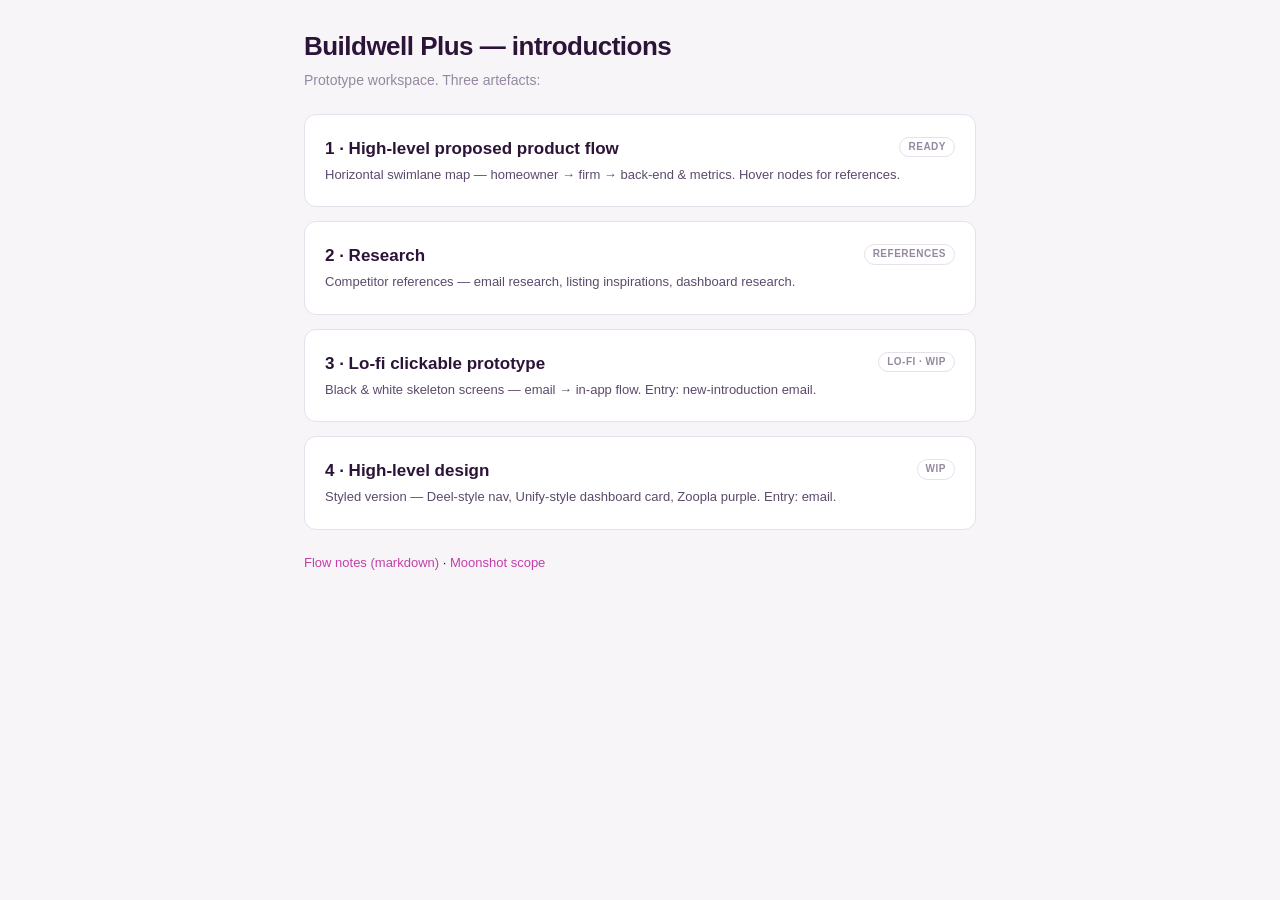
<file: index.html>
<!doctype html>
<html lang="en">
<head>
<meta charset="utf-8">
<meta name="viewport" content="width=device-width, initial-scale=1">
<title>Buildwell Plus — prototype</title>
<link rel="stylesheet" href="design-system/buildwell.css">
<style>
  .opt{display:block;background:#fff;border:1px solid var(--bw-line);border-radius:12px;
    padding:22px 20px;color:var(--bw-ink);margin-bottom:14px}
  .opt:hover{text-decoration:none;border-color:var(--bw-primary);box-shadow:var(--bw-shadow)}
  .opt h2{margin:0 0 4px;font-size:17px}
  .opt p{margin:0;font-size:13px;color:var(--bw-ink-soft)}
  .tag{font-size:10px;font-weight:700;letter-spacing:.05em;text-transform:uppercase;
    color:var(--bw-mute);border:1px solid var(--bw-line);border-radius:999px;padding:2px 8px;float:right}
</style>
</head>
<body>
<div class="bw-page" style="max-width:720px">
  <h1 class="bw-h1">Buildwell Plus — introductions</h1>
  <p class="bw-sub">Prototype workspace. Three artefacts:</p>

  <a class="opt" href="deck-flow/index.html">
    <span class="tag">ready</span>
    <h2>1 · High-level proposed product flow</h2>
    <p>Horizontal swimlane map — homeowner → firm → back-end &amp; metrics. Hover nodes for references.</p>
  </a>

  <a class="opt" href="research/index.html">
    <span class="tag">references</span>
    <h2>2 · Research</h2>
    <p>Competitor references — email research, listing inspirations, dashboard research.</p>
  </a>

  <a class="opt" href="mvp/email-mobile.html">
    <span class="tag">lo-fi · wip</span>
    <h2>3 · Lo-fi clickable prototype</h2>
    <p>Black &amp; white skeleton screens — email → in-app flow. Entry: new-introduction email.</p>
  </a>

  <a class="opt" href="hifi/email.html">
    <span class="tag">wip</span>
    <h2>4 · High-level design</h2>
    <p>Styled version — Deel-style nav, Unify-style dashboard card, Zoopla purple. Entry: email.</p>
  </a>

  <p style="margin-top:24px;font-size:13px"><a href="FLOW-NOTES.md">Flow notes (markdown)</a> &middot; <a href="moonshot/README.md">Moonshot scope</a></p>
</div>
</body>
</html>
</file>
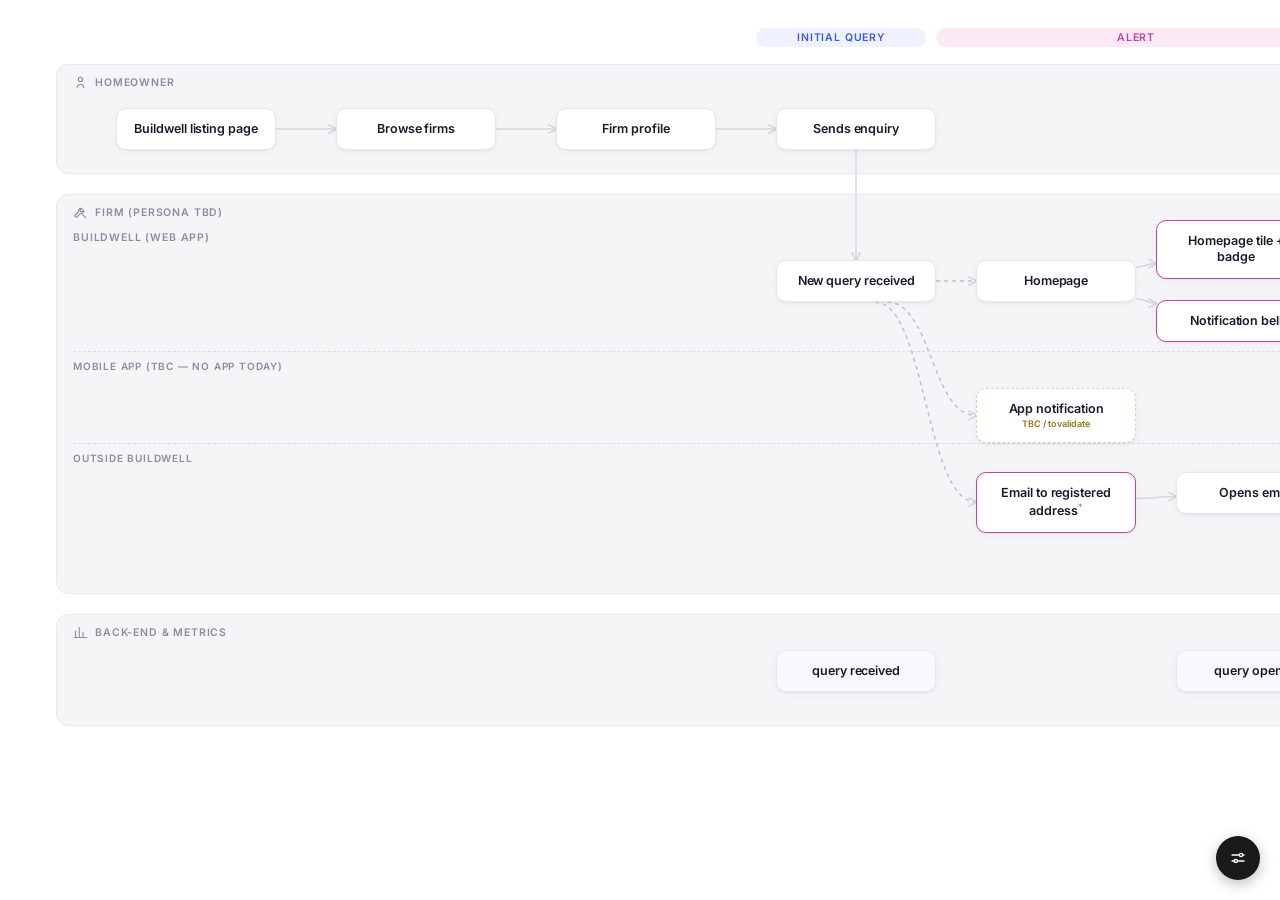
<file: deck-flow/index.html>
<!doctype html>
<html lang="en">
<head>
<meta charset="utf-8">
<meta name="viewport" content="width=device-width, initial-scale=1">
<title>Flow | Buildwell Plus prototype</title>
<link rel="stylesheet" href="../design-system/lofi.css">
<link rel="preconnect" href="https://fonts.googleapis.com">
<link href="https://fonts.googleapis.com/css2?family=Inter:wght@400;500;600;700&display=swap" rel="stylesheet">
<style>
  :root{
    --ink:#1a1a2e; --soft:#55516b; --mute:#8f8aa0;
    --line:#e9e7ee; --card:#fff;
    --pink:#fbe9f6; --magenta:#c43fa8;
    --blue:#3b5bdb; --blue-soft:#eef2ff;
    --violet:#7048e8; --violet-soft:#f3f0ff;
    --amber:#96741a;
    --edge:#d9d5e0; --edge-dash:#c3bcd0;
    --lane:#f5f5f7;
    --new:#c43fa8;
  }
  *{box-sizing:border-box;margin:0}
  body{font-family:"Inter",-apple-system,BlinkMacSystemFont,"Segoe UI",Roboto,sans-serif;
    color:var(--ink);background:#fff;font-size:14px;-webkit-font-smoothing:antialiased}

  .canvas-wrap{overflow-x:auto;padding:20px 56px 130px}
  .canvas{position:relative;width:2080px;height:700px;margin:0 auto}

  /* top journey labels — span all lanes, fit the boxes */
  .flowtag{position:absolute;top:8px;font-size:10.5px;font-weight:600;text-transform:uppercase;
    letter-spacing:.08em;padding:3px 12px;border-radius:999px;z-index:3;text-align:center}

  /* dashed hypothesis group: change status + calls customer */
  .hypo-group{position:absolute;left:1470px;top:212px;width:215px;height:305px;
    border:1.5px dashed #c9c3d4;border-radius:14px;pointer-events:none;z-index:1}
  .hypo-label{position:absolute;bottom:-20px;left:8px;right:0;font-size:10px;
    color:var(--mute);white-space:nowrap}
  .flowtag-q{left:700px;right:1210px;background:#eef2ff;color:var(--blue)}
  .flowtag-a{left:880px;right:800px;background:var(--pink);color:var(--magenta)}
  .flowtag-r{left:1290px;right:10px;background:#e8f5ee;color:#1e7f4f}

  /* lanes — uniform light grey */
  .lane{position:absolute;left:0;right:0;border-radius:12px;background:var(--lane);border:1px solid var(--line)}
  .lane-head{position:absolute;left:16px;display:flex;align-items:center;gap:7px;
    font-size:10.5px;font-weight:600;text-transform:uppercase;letter-spacing:.08em;color:var(--mute);z-index:3}
  .lane-head svg{width:15px;height:15px;stroke:var(--mute)}
  .lane-hw{top:44px;height:110px}
  .lane-firm{top:174px;height:400px}
  .lane-be{top:594px;height:112px}
  .sublane{position:absolute;left:16px;right:16px;border-top:1px dashed #dedae6}
  .sublane-txt{position:absolute;top:8px;left:0;font-size:10px;font-weight:600;
    text-transform:uppercase;letter-spacing:.08em;color:var(--mute);background:var(--lane);padding-right:8px}

  /* nodes */
  .node{position:absolute;width:160px;background:var(--card);border:1px solid var(--line);
    border-radius:10px;padding:12px 14px;display:flex;align-items:center;justify-content:center;
    box-shadow:0 1px 2px rgba(26,26,46,.05),0 2px 8px rgba(26,26,46,.04);
    cursor:default;transition:opacity .15s, box-shadow .15s, transform .15s, border-color .15s;z-index:2}
  .node .t{font-size:12.5px;font-weight:600;line-height:1.3;letter-spacing:-.005em;text-align:center}
  .node .snippet{position:absolute;left:calc(100% + 16px);top:50%;transform:translateY(-50%);width:210px;font-size:11px;font-weight:400;line-height:1.5;color:var(--mute);text-align:left}
  .node:hover{border-color:#c9c3d4;box-shadow:0 6px 20px rgba(26,26,46,.14);transform:translateY(-2px)}
  .node.off{background:#fbfbfc;color:var(--soft)}
  .node.tbc{border-style:dashed;border-color:#e3d3a0}
  .node.be{background:#f7f9fe}
  .node.isnew{border:1.5px solid var(--new)}
  .node.isnew:hover{border-color:var(--new)}
  .node.dim{opacity:.22}
  .node .tbc-badge{display:block;font-size:9px;color:var(--amber);font-weight:600;margin-top:1px}
  .node .ast{font-size:9px;font-weight:500;color:var(--mute);vertical-align:super}

  svg.edges{position:absolute;inset:0;pointer-events:none;z-index:1}
  svg.edges path{fill:none;stroke:var(--edge);stroke-width:1.5}
  svg.edges path.dash{stroke-dasharray:4 4;stroke:var(--edge-dash)}
  svg.edges path.dim{opacity:.12}

  /* details panel — references only, shown on hover */
  .details{position:fixed;left:0;right:0;bottom:0;background:rgba(255,255,255,.94);
    backdrop-filter:blur(8px);border-top:1px solid var(--line);
    padding:16px 26px;display:none;gap:28px;align-items:flex-start;
    box-shadow:0 -8px 30px rgba(26,26,46,.06);z-index:10}
  .details.on{display:flex}
  .details .dt{min-width:260px;max-width:320px}
  .details .dt h2{font-size:14px;font-weight:600;margin-bottom:3px}
  .details .dt p{font-size:12.5px;color:var(--soft);line-height:1.45}
  .details .shots{display:flex;gap:14px;align-items:flex-start}
  .shot{display:block;text-decoration:none;color:var(--soft)}
  .shot .phimg{width:200px;display:block;border:1px solid var(--line);border-radius:8px}
  .shot .ph{width:200px;height:112px;border:1px dashed #c9c3d4;border-radius:8px;
    background:#f6f5f8;display:flex;align-items:center;justify-content:center;
    font-size:10px;color:var(--mute);text-transform:uppercase;letter-spacing:.06em;text-align:center;padding:6px}
  .shot .lb{font-size:11.5px;font-weight:500;margin-top:5px;color:var(--soft)}
  .shot:hover .lb{color:var(--magenta);text-decoration:underline}
  .shot:hover .ph{border-color:var(--magenta)}
  .empty{font-size:12px;color:var(--mute);font-style:italic}

</style>
</head>
<body data-fab="home-only">

<div class="canvas-wrap">
<div class="canvas" id="canvas">
  <div class="flowtag flowtag-q">Initial query</div>
  <div class="flowtag flowtag-a">Alert</div>
  <div class="flowtag flowtag-r">Respond</div>

  <div class="lane lane-hw">
    <span class="lane-head" style="top:10px">
      <svg viewBox="0 0 24 24" fill="none" stroke-width="1.8" stroke-linecap="round">
        <circle cx="12" cy="7" r="3.4"/><path d="M6.5 20c.7-3.4 2.9-5.2 5.5-5.2s4.8 1.8 5.5 5.2"/>
      </svg>
      Homeowner
    </span>
  </div>
  <div class="lane lane-firm">
    <span class="lane-head" style="top:10px">
      <svg viewBox="0 0 24 24" fill="none" stroke-width="1.8" stroke-linecap="round" stroke-linejoin="round">
        <path d="M14.5 5.5a4 4 0 0 0-5.3 5L4 15.7a2 2 0 1 0 2.8 2.8l5.2-5.2a4 4 0 0 0 5-5.3l-2.6 2.6-2.4-.6-.6-2.4z"/>
        <path d="M15.5 15.5l4.7 4.7"/>
      </svg>
      Firm (persona TBD)
    </span>
    <span class="lane-head" style="top:36px">Buildwell (web app)</span>
    <div class="sublane" style="top:156px"><span class="sublane-txt">Mobile app (TBC — no app today)</span></div>
    <div class="sublane" style="top:248px"><span class="sublane-txt">Outside Buildwell</span></div>
  </div>
  <div class="lane lane-be">
    <span class="lane-head" style="top:10px">
      <svg viewBox="0 0 24 24" fill="none" stroke-width="1.8" stroke-linecap="round" stroke-linejoin="round">
        <path d="M4 20V10"/><path d="M10 20V4"/><path d="M16 20v-8"/><path d="M22 20H2"/>
      </svg>
      Back-end &amp; metrics
    </span>
  </div>

  <div class="hypo-group">
    <span class="hypo-label">Query responded — hypothesis: triage &amp; prioritise may happen here · out of scope</span>
  </div>
  <svg class="edges" id="edges" width="2080" height="700">
    <defs>
      <marker id="arrow" viewBox="0 0 10 10" refX="8" refY="5" markerWidth="7" markerHeight="7" orient="auto-start-reverse">
        <path d="M1,1 L9,5 L1,9" fill="none" stroke="#d9d5e0" stroke-width="1.6" stroke-linecap="round" stroke-linejoin="round"/>
      </marker>
      <marker id="arrow-dash" viewBox="0 0 10 10" refX="8" refY="5" markerWidth="7" markerHeight="7" orient="auto-start-reverse">
        <path d="M1,1 L9,5 L1,9" fill="none" stroke="#c3bcd0" stroke-width="1.6" stroke-linecap="round" stroke-linejoin="round"/>
      </marker>
    </defs>
  </svg>
</div>
</div>

<div class="details" id="details">
  <div class="dt"><h2 id="d-title"></h2><p id="d-desc"></p></div>
  <div class="shots" id="d-shots"></div>
</div>

<script>
var NEW_NOTE = ' New element — assumed this doesn\u2019t exist for firms yet.';
var NODES = [
  // ---- Homeowner (y 88) ----
  {id:'listing', x:60,  y:88, t:'Buildwell listing page',
   d:'Homeowner browses Buildwell and finds firms. Existing Buildwell surface — outside this project\u2019s scope, shown for context.',
   ev:[], refs:[{l:'Sketch: homeowner journey',h:'#'}]},
  {id:'browse', x:280, y:88, t:'Browse firms',
   d:'Homeowner browses and compares firms on Buildwell.', ev:[], refs:[{l:'Sketch: homeowner journey',h:'#'}]},
  {id:'profile', x:500, y:88, t:'Firm profile',
   d:'Homeowner views a firm\u2019s profile and chooses to enquire. Assumed entry point for introductions — TBC.',
   ev:[], refs:[{l:'Sketch: homeowner journey',h:'#'}]},
  {id:'enquiry', x:720, y:88, t:'Sends enquiry',
   d:'Homeowner submits an enquiry — becomes an "introduction" inside Buildwell.',
   ev:[{t:'be',s:'query_sent / introduction_received'}], refs:[{l:'Sketch: homeowner journey',h:'#'}]},

  {id:'update', x:1500, y:88, t:'Short update message',
   snippet:'To their registered email address — assuming there is one.',
   d:'A short update is sent to the homeowner when the firm changes the introduction status. Assumption to validate: the homeowner has a registered email address.',
   ev:[], refs:[]},

  // ---- Firm · Buildwell web app (y 200/280) ----
  {id:'query', x:720, y:240, t:'New query received',
   d:'Introduction lands in the firm\u2019s Buildwell Plus account. Previously: no alert, no status.',
   ev:[{t:'be',s:'introduction_received'}], refs:[{l:'Homepage entry point',h:'../mvp/home.html',img:'../assets/shots/home.png'},{l:'Email entry point',h:'../mvp/email-mobile.html',img:'../assets/shots/email.png'}]},
  {id:'homepage', x:920, y:240, t:'Homepage',
   d:'The firm\u2019s landing screen when they open Buildwell Plus — carries the Introductions tile badge and notification bell.',
   ev:[{t:'fe',s:'page_view: home · device'}], refs:[{l:'Web app — Home',h:'../mvp/home.html',img:'../assets/shots/home.png'}]},
  {id:'tile', x:1100, y:200, t:'Homepage tile + badge', isnew:true,
   d:'"Introductions this month" tile is now clickable with a "New" badge for unactioned intros.'+NEW_NOTE,
   ev:[{t:'fe',s:'tile_clicked · device'}], refs:[{l:'Web app — Home',h:'../mvp/home.html',img:'../assets/shots/home.png'}]},
  {id:'bell', x:1100, y:280, t:'Notification bell', isnew:true,
   d:'Header bell with count + dropdown listing new introductions, linking to each one.'+NEW_NOTE,
   ev:[{t:'fe',s:'bell_clicked · device'}], refs:[{l:'Web app — Home',h:'../mvp/home.html',img:'../assets/shots/home.png'}]},
  {id:'land', x:1300, y:240, t:'Lands on Introductions tab',
   d:'Email CTA deep-links straight to the Introductions list — row highlighted with name, phone, area, job, notes, status. All routes converge here.',
   ev:[{t:'be',s:'introduction_opened'}], refs:[{l:'Web app — Introductions',h:'../mvp/introductions.html?intro=rachel',img:'../assets/shots/intro-rachel.png'}]},
  {id:'status', x:1500, y:240, t:'Change status', isnew:true,
   d:'One-click status pill in the row. MVP: New / Contacted. Placeholder statuses (Visit booked, Not pursuing) marked TBC with product.'+NEW_NOTE,
   ev:[{t:'fe',s:'status_change_clicked · device'}], refs:[{l:'Web app — status dropdown',h:'../mvp/introductions.html?demo=menu',img:'../assets/shots/status-menu.png'}]},
  {id:'contacted', x:1700, y:240, t:'Contacted',
   d:'Assumption to validate: "response" = firm marks the introduction Contacted. This is how Buildwell measures response time.',
   ev:[{t:'be',s:'status_changed: contacted'}], refs:[{l:'Web app — marked Contacted',h:'../mvp/introductions.html?demo=contacted',img:'../assets/shots/contacted.png'}]},

  // ---- Firm · Mobile app (y 368) ----
  {id:'notif', x:920, y:368, t:'App notification', tbc:true,
   d:'Push/in-app notification on a mobile app. To validate — there\u2019s no app today; clarify with the panel whether this is wanted.',
   ev:[{t:'fe',s:'notification_optin (proposed)'}], refs:[{l:'Sketch — "desktop notif / mobile?"',h:'#'}]},

  // ---- Firm · Outside Buildwell (y 452) ----
  {id:'email', x:920, y:452, t:'Email to registered address<span class="ast">*</span>', isnew:true,
   d:'Teaser: enquirer name, job type, area, age, truncated notes. One CTA ("View details"). Assumption: shared inbox — whoever sees it first acts.'+NEW_NOTE,
   ev:[{t:'be',s:'email_sent'}], refs:[{l:'Email — mobile',h:'../mvp/email-mobile.html',img:'../assets/shots/email.png'},{l:'Email — desktop',h:'../mvp/email-desktop.html',img:'../assets/shots/email.png'}]},
  {id:'open', x:1120, y:452, t:'Opens email',
   d:'Firm opens the introduction email on any device.',
   ev:[{t:'be',s:'introduction_opened'},{t:'fe',s:'email_opened'}], refs:[{l:'Email — mobile',h:'../mvp/email-mobile.html',img:'../assets/shots/email.png'}]},
  {id:'cta', x:1300, y:452, t:'CTA: "View introduction"<span class="ast">*</span>', isnew:true,
   d:'Single primary action — links straight to the Introductions tab with that row highlighted (not the homepage).'+NEW_NOTE,
   ev:[{t:'fe',s:'cta_clicked · device'}], refs:[{l:'Email — mobile',h:'../mvp/email-mobile.html',img:'../assets/shots/email.png'}]},
  {id:'call', x:1500, y:452, t:'Calls the customer', off:true,
   d:'The call happens outside the platform — Buildwell never sees it. Grouped with "Change status": hypothesis is firms may triage/prioritise the call around this moment — not part of this ask.',
   ev:[], refs:[{l:'Sketch — "calls customer"',h:'#'}]},

  // ---- Back-end & metrics (y 630) ----
  {id:'m1', x:720, y:630, t:'query received', be:true, covers:['enquiry','query'],
   d:'Back-end event when the introduction is created. Column: Sends enquiry → New query received.',
   ev:[{t:'be',s:'introduction_received'}], refs:[{l:'Brief — analytics',h:'#'}]},
  {id:'m3', x:1120, y:630, t:'query opened', be:true, covers:['email','notif','homepage','tile','bell','open','cta'],
   d:'BE: introduction_opened; FE (Mixpanel): email_opened, CTA clicked, tile/bell clicked — with device where possible.',
   ev:[{t:'be',s:'introduction_opened'},{t:'fe',s:'cta_clicked · tile_clicked · bell_clicked · device'}], refs:[{l:'Brief — analytics',h:'#'}]},
  {id:'m4', x:1600, y:630, t:'query responded', be:true, covers:['status','contacted','call'],
   d:'Success metric: time from introduction_received to first status_changed → contacted.',
   ev:[{t:'be',s:'status_changed: contacted'},{t:'be',s:'time_to_first_response'},{t:'fe',s:'status_change_clicked · device'}], refs:[{l:'Brief — success metric',h:'#'}]},
];

// [from, to, dashed?, bidirectional?]
var EDGES = [
  ['listing','browse'],['browse','profile'],['profile','enquiry'],
  ['enquiry','query'],
  ['query','notif', true, false, 'left'],['query','email', true, false, 'left'],
  ['query','homepage', true],
  ['homepage','tile'],['homepage','bell'],
  ['tile','land'],['bell','land'],
  ['email','open'],['open','cta'],['cta','land'],
  ['land','status'],['status','contacted'],['status','update', true],
  ['status','call', false, true]
];

var canvas = document.getElementById('canvas');
var svg = document.getElementById('edges');
var byId = {}, bounds = {};

NODES.forEach(function(n){
  byId[n.id]=n;
  var el = document.createElement('div');
  el.className = 'node' + (n.off?' off':'') + (n.tbc?' tbc':'') + (n.be?' be':'') + (n.isnew?' isnew':'');
  el.style.left = n.x+'px'; el.style.top = n.y+'px';
  el.id = 'n-'+n.id;
  el.innerHTML = '<span class="t">'+n.t+
    (n.snippet?'<span class="snippet">'+n.snippet+'</span>':'')+
    (n.tbc?'<span class="tbc-badge">TBC / to validate</span>':'')+'</span>';
  if (n.refs.some(function(r){return r.h!=='#'})) el.style.cursor='pointer';
  canvas.appendChild(el);
});

NODES.forEach(function(n){
  var el = document.getElementById('n-'+n.id);
  bounds[n.id] = {w:el.offsetWidth, h:el.offsetHeight,
                  cx:n.x+el.offsetWidth/2, cy:n.y+el.offsetHeight/2};
});

function clipToBorder(to, from){
  var dx = from.cx - to.cx, dy = from.cy - to.cy;
  if (dx === 0 && dy === 0) return {x: to.cx, y: to.cy};
  var sx = dx === 0 ? Infinity : (to.w/2) / Math.abs(dx);
  var sy = dy === 0 ? Infinity : (to.h/2) / Math.abs(dy);
  var s = Math.min(sx, sy);
  return {x: to.cx + dx*s, y: to.cy + dy*s};
}

EDGES.forEach(function(e){
  var A = bounds[e[0]], B = bounds[e[1]];
  var a = clipToBorder(A, B), b = clipToBorder(B, A);
  if (e[4] === 'left')  b = {x: B.cx - B.w/2, y: B.cy};   // force left-edge entry
  if (e[4] === 'right') b = {x: B.cx + B.w/2, y: B.cy};
  var path = document.createElementNS('http://www.w3.org/2000/svg','path');
  var dx = b.x - a.x, dy = b.y - a.y, d;
  if (e[4] || Math.abs(dx) > Math.abs(dy)) {   // forced side -> approach horizontally so arrow points right
    var mx = (a.x + b.x)/2;
    d = 'M'+a.x+' '+a.y+' C'+mx+' '+a.y+', '+mx+' '+b.y+', '+b.x+' '+b.y;
  } else {
    var my = (a.y + b.y)/2;
    d = 'M'+a.x+' '+a.y+' C'+a.x+' '+my+', '+b.x+' '+my+', '+b.x+' '+b.y;
  }
  path.setAttribute('d', d);
  if (e[2]) path.classList.add('dash');
  var marker = e[2] ? 'arrow-dash' : 'arrow';
  path.setAttribute('marker-end','url(#'+marker+')');
  if (e[3]) path.setAttribute('marker-start','url(#'+marker+')'); // two-way
  path.dataset.edge = e[0]+'|'+e[1];
  svg.appendChild(path);
});

var panel=document.getElementById('details'),
    dT=document.getElementById('d-title'), dD=document.getElementById('d-desc'),
    dS=document.getElementById('d-shots');

function show(n){
  panel.classList.add('on');
  dT.textContent = n.t;
  dD.textContent = n.d;
  var protoRefs = n.refs.filter(function(r){ return r.h !== '#'; });
  dS.innerHTML = protoRefs.map(function(r){
    return '<a class="shot" href="'+r.h+'">'+(r.img?'<img class="phimg" src="'+r.img+'" alt="">':'<div class="ph">screen preview</div>')+'<div class="lb">'+r.l+' \u2197</div></a>';
  }).join('');
  if (!dS.innerHTML) dS.innerHTML = '<span class="empty">no linked screen — sketch reference only</span>';
}
function reset(){
  panel.classList.remove('on');
  document.querySelectorAll('.node').forEach(function(el){el.classList.remove('dim')});
  document.querySelectorAll('svg.edges path').forEach(function(p){p.classList.remove('dim')});
}
NODES.forEach(function(n){
  var el=document.getElementById('n-'+n.id);
  el.addEventListener('mouseenter',function(){
    show(n);
    var keep = {};
    if (n.covers) {
      n.covers.forEach(function(id){ keep[id]=1; });
    } else {
      EDGES.forEach(function(e){ if(e[0]===n.id||e[1]===n.id){ keep[e[0]]=keep[e[1]]=1; } });
    }
    keep[n.id]=1;
    NODES.forEach(function(m){ if(!keep[m.id]) document.getElementById('n-'+m.id).classList.add('dim'); });
    document.querySelectorAll('svg.edges path').forEach(function(p){
      var parts=p.dataset.edge.split('|');
      var lit = n.covers ? (keep[parts[0]]&&keep[parts[1]]) : (parts[0]===n.id||parts[1]===n.id);
      if(!lit) p.classList.add('dim');
    });
  });
  el.addEventListener('mouseleave', reset);
  el.addEventListener('click', function(){
    var ref = n.refs.find(function(r){ return r.h !== '#'; });
    if (ref) window.open(ref.h, '_blank');
  });
});
</script>
<script src="../design-system/buildwell.js"></script>
</body>
</html>
</file>
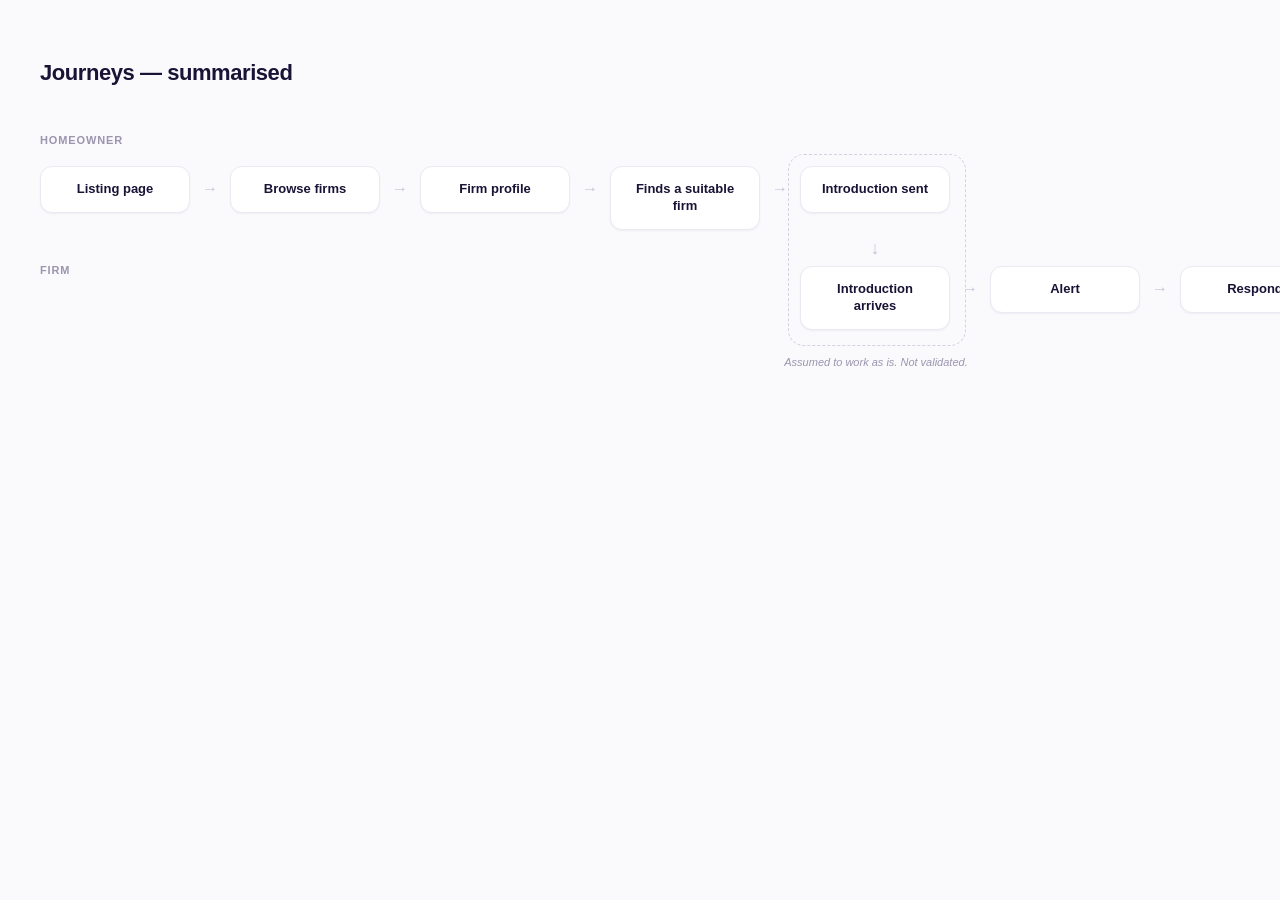
<file: journey/index.html>
<!doctype html>
<html lang="en">
<head>
<meta charset="utf-8">
<meta name="viewport" content="width=device-width, initial-scale=1">
<title>Journeys | Buildwell Plus</title>
<style>
*{box-sizing:border-box;margin:0}
body{font-family:-apple-system,BlinkMacSystemFont,"SF Pro Text","Segoe UI",Roboto,sans-serif;
  background:#faf9fc;color:#191336;padding:60px 40px}
h1{font-size:22px;font-weight:800;letter-spacing:-.02em;margin-bottom:48px}


.board{position:relative;width:1540px;height:330px}

.lane-label{position:absolute;left:0;font-size:11px;text-transform:uppercase;
  letter-spacing:.08em;color:#9b95ae;font-weight:600}

.step{position:absolute;width:150px;background:#fff;border:1px solid #ece9f2;
  border-radius:12px;padding:14px 16px;font-size:13px;font-weight:600;
  box-shadow:0 1px 2px rgba(25,19,54,.05);text-align:center;line-height:1.3}

.arr{position:absolute;color:#c9c4d6;font-size:16px;width:40px;text-align:center}
.arr-v{position:absolute;color:#c9c4d6;font-size:18px;text-align:center;width:150px}

.dashed{position:absolute;border:1.5px dashed #d6d1e0;border-radius:16px}
.dashed-cap{position:absolute;font-size:11px;color:#9b95ae;text-align:center;font-style:italic}

.triage{position:absolute;font-size:13px;font-weight:600;color:#b7b2c6;text-align:center;width:150px;line-height:1.3}
.triage-cap{position:absolute;font-size:11px;color:#b7b2c6;text-align:center;width:190px;font-style:italic}
</style>
</head>
<body>

<h1>Journeys — summarised</h1>


<div class="board">

  <div class="lane-label" style="top:0">Homeowner</div>
  <div class="lane-label" style="top:130px">Firm</div>

  <!-- homeowner row -->
  <div class="step" style="left:0;    top:32px">Listing page</div>
  <div class="arr"  style="left:150px;top:46px">&#8594;</div>
  <div class="step" style="left:190px;top:32px">Browse firms</div>
  <div class="arr"  style="left:340px;top:46px">&#8594;</div>
  <div class="step" style="left:380px;top:32px">Firm profile</div>
  <div class="arr"  style="left:530px;top:46px">&#8594;</div>
  <div class="step" style="left:570px;top:32px">Finds a suitable firm</div>
  <div class="arr"  style="left:720px;top:46px">&#8594;</div>
  <div class="step" style="left:760px;top:32px">Introduction sent</div>

  <!-- connector sent -> arrives -->
  <div class="arr-v" style="left:760px;top:104px">&#8595;</div>

  <!-- firm row (starts under Introduction sent) -->
  <div class="step" style="left:760px; top:132px">Introduction arrives</div>
  <div class="arr"  style="left:910px; top:146px">&#8594;</div>
  <div class="step" style="left:950px; top:132px">Alert</div>
  <div class="arr"  style="left:1100px;top:146px">&#8594;</div>
  <div class="step" style="left:1140px;top:132px">Respond</div>
  <div class="arr"  style="left:1290px;top:146px">&#8594;</div>

  <div class="triage" style="left:1330px;top:146px">Triage &amp; prioritise</div>
  <div class="triage-cap" style="left:1310px;top:216px">hypothesis only, out of scope</div>

  <!-- assumed outline: sent + arrives -->
  <div class="dashed" style="left:748px;top:20px;width:178px;height:192px"></div>
  <div class="dashed-cap" style="left:726px;top:222px;width:220px">Assumed to work as is. Not validated.</div>

</div>

</body>
</html>
</file>
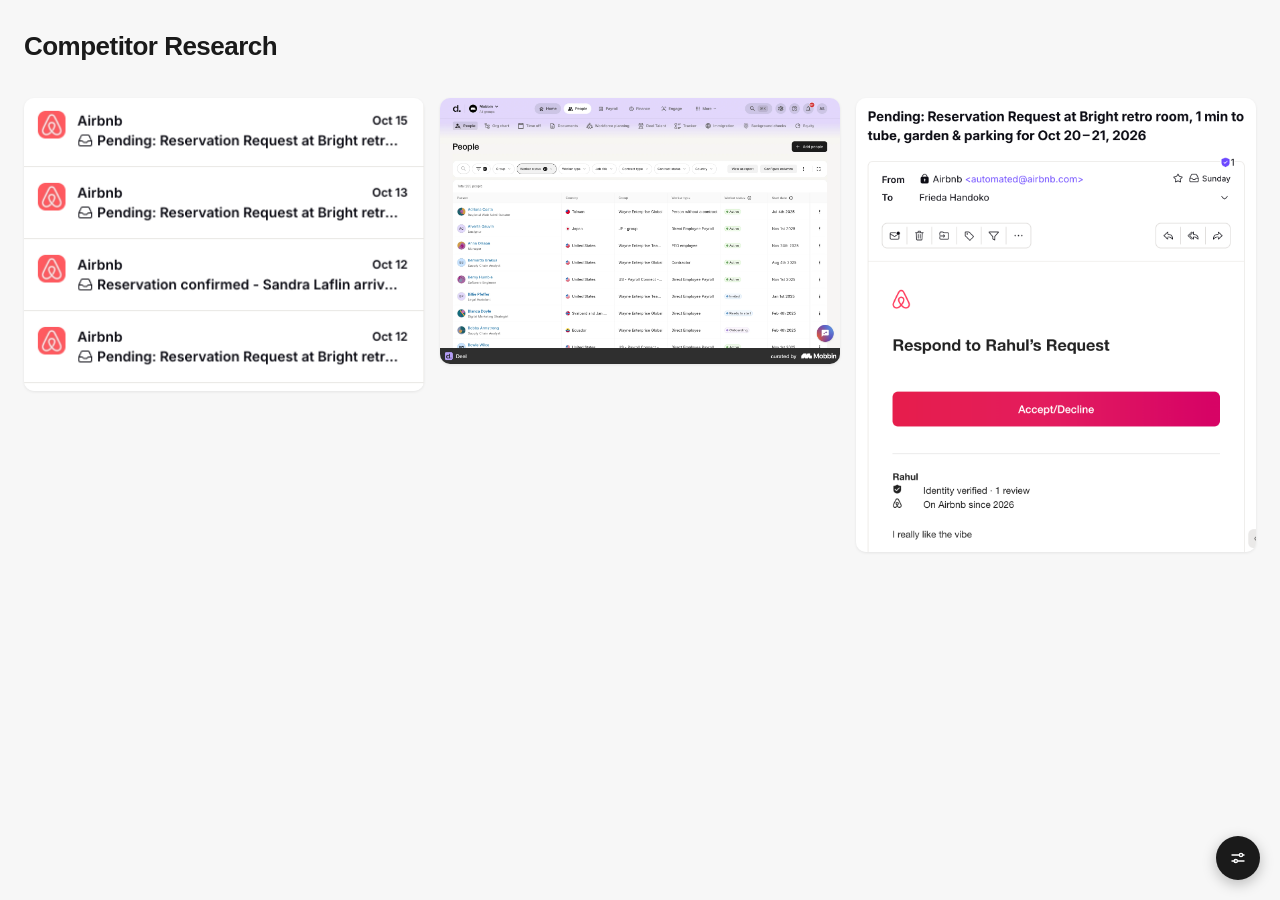
<file: research/index.html>
<!doctype html>
<html lang="en">
<head>
<meta charset="utf-8">
<meta name="viewport" content="width=device-width, initial-scale=1">
<title>Research | Buildwell Plus prototype</title>
<link rel="stylesheet" href="../design-system/buildwell.css">
<link rel="stylesheet" href="../design-system/lofi.css">
<style>
  body{padding:28px 24px 60px}
  h1.bw-h1{margin-bottom:32px}
  .masonry{columns:3 320px;column-gap:16px}
  .slot{break-inside:avoid;margin-bottom:16px;border-radius:10px;overflow:hidden;
    box-shadow:0 1px 3px rgba(0,0,0,.08)}
  .slot img{width:100%;display:block}
</style>
</head>
<body>
<div style="max-width:1400px;margin:0 auto">
  <h1 class="bw-h1">Competitor Research</h1>
  <div class="masonry" id="g-all"></div>
</div>

<script>
// fill each grid from assets/research/<dir>/ — listed files only, no captions
var FILES = [
  ['email','Screenshot 2026-10-20 at 12.31.24\u202fpm.png'],
  ['email','Deel Web 51.png'],
  ['email','Screenshot 2026-10-20 at 12.59.05\u202fpm.png']
];
var el = document.getElementById('g-all');
FILES.forEach(function(pair){
  var slot=document.createElement('div'); slot.className='slot';
  var img=new Image();
  img.src='../assets/research/'+pair[0]+'/'+pair[1];
  img.onerror=function(){ slot.remove(); };
  slot.appendChild(img);
  el.appendChild(slot);
});
</script>
<script src="../design-system/buildwell.js"></script>
</body>
</html>
</file>
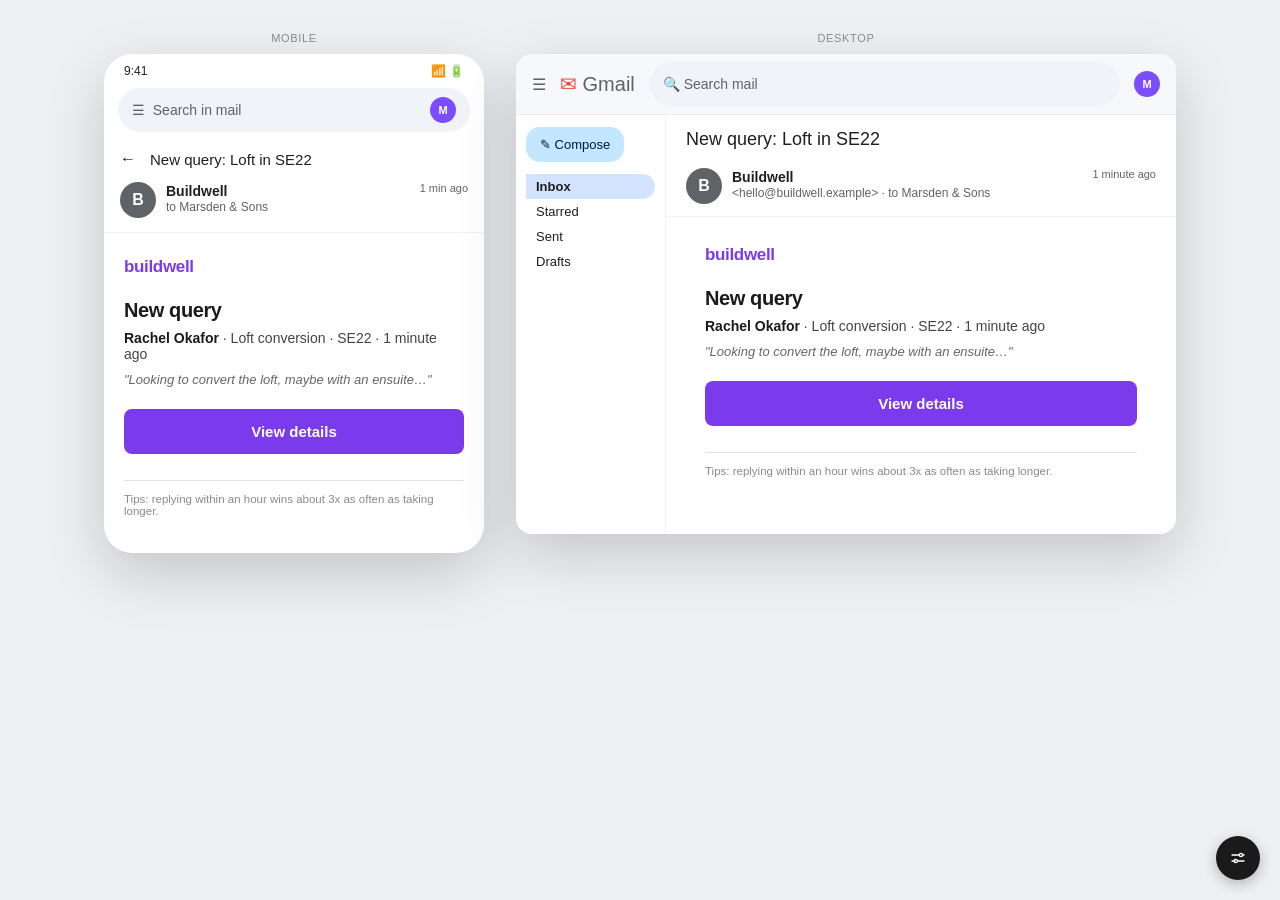
<file: hifi/email.html>
<!doctype html>
<html lang="en">
<head>
<meta charset="utf-8">
<meta name="viewport" content="width=device-width, initial-scale=1">
<title>Email — mobile &amp; desktop | Buildwell</title>
<link rel="stylesheet" href="../design-system/lofi.css"><style>.mail .cta{background:#7c3aed!important}.mail .logo{color:#7c3aed}.mail h1{letter-spacing:-.02em}</style>
<style>
  *{box-sizing:border-box;margin:0}
  body{font-family:Roboto,Arial,sans-serif;background:#eef0f3;min-height:100vh;padding:32px 20px;color:#1f1f1f}
  .wrap{display:flex;gap:32px;justify-content:center;align-items:flex-start;flex-wrap:wrap}
  .cap{font-size:11px;text-transform:uppercase;letter-spacing:.06em;color:#8a8a8a;text-align:center;margin-bottom:10px}

  /* ------- gmail chrome (shared) ------- */
  .g-searchbar{background:#f0f4f9;border-radius:24px;height:44px;display:flex;align-items:center;
    gap:10px;padding:0 14px;color:#5f6368;font-size:14px}
  .g-av-sm{width:26px;height:26px;border-radius:50%;background:#7c4dff;color:#fff;
    display:flex;align-items:center;justify-content:center;font-size:11px;font-weight:600;margin-left:auto}
  .g-from{display:flex;gap:10px;align-items:flex-start}
  .g-from .av{flex:none;width:36px;height:36px;border-radius:50%;background:#5f6368;color:#fff;
    display:flex;align-items:center;justify-content:center;font-weight:600}
  .g-from b{font-size:14px}
  .g-from small{display:block;color:#5f6368;font-size:12px}
  .g-from .when{margin-left:auto;font-size:11px;color:#5f6368}

  /* ------- email content (black & white) ------- */
  .mail{color:#1a1a1a}
  .mail .logo{font-weight:800;font-size:17px;letter-spacing:-.02em}
  .mail h1{font-size:20px;font-weight:700;margin:22px 0 8px}
  .mail .meta{font-size:14px;color:#444;margin-bottom:4px}
  .mail .meta b{color:#1a1a1a}
  .mail .notes{font-size:13px;color:#666;font-style:italic;margin:10px 0 22px}
  .mail .cta{display:block;background:#1a1a1a;color:#fff;text-align:center;font-weight:600;
    padding:14px;border-radius:8px;font-size:15px;text-decoration:none}
  .mail .foot{font-size:11.5px;color:#8a8a8a;border-top:1px solid #e2e2e2;padding-top:12px;margin-top:26px}

  /* ------- phone frame ------- */
  .phone{width:380px;background:#fff;border-radius:28px;overflow:hidden;
    box-shadow:0 20px 60px rgba(0,0,0,.18)}
  .g-status{display:flex;justify-content:space-between;padding:10px 20px 4px;font-size:12px}
  .phone .g-searchbar{margin:6px 14px 10px}
  .g-head{display:flex;align-items:center;gap:14px;padding:8px 16px}
  .g-head .sub{font-size:15px}
  .phone .g-from{padding:6px 16px 14px;border-bottom:1px solid #f0f0f0}
  .phone .mail{padding:24px 20px 36px}

  /* ------- desktop frame ------- */
  .desk{width:660px;background:#f6f8fc;border-radius:16px;overflow:hidden;
    box-shadow:0 20px 60px rgba(0,0,0,.18)}
  .g-top{display:flex;align-items:center;gap:14px;padding:8px 16px}
  .g-logo{font-size:20px;color:#5f6368}
  .g-logo .m{color:#ea4335}
  .desk .g-searchbar{flex:1;max-width:480px}
  .d-body{display:flex;background:#fff;border-top:1px solid #eee;min-height:420px}
  .d-side{width:150px;padding:12px 10px;border-right:1px solid #f0f0f0}
  .d-compose{background:#c2e7ff;color:#001d35;font-size:13px;font-weight:500;border-radius:14px;
    padding:10px 14px;display:inline-flex;gap:8px;align-items:center;margin-bottom:12px}
  .d-nav div{padding:5px 10px;border-radius:0 14px 14px 0;font-size:13px}
  .d-nav div.on{background:#d3e3fd;font-weight:600}
  .d-main{flex:1}
  .d-subject{padding:14px 20px 0;font-size:18px;font-weight:400}
  .desk .g-from{padding:10px 20px 12px;border-bottom:1px solid #f0f0f0;margin-top:8px}
  .desk .mail{max-width:480px;margin:0 auto;padding:28px 24px 36px}
</style>
</head>
<body>

<div class="wrap">
  <div>
    <div class="cap">Mobile</div>
    <div class="phone">
      <div class="g-status"><span>9:41</span><span>&#128246; &#128267;</span></div>
      <div class="g-searchbar">&#9776; &nbsp;Search in mail <span class="g-av-sm">M</span></div>
      <div class="g-head"><span>&#8592;</span><span class="sub">New query: Loft in SE22</span></div>
      <div class="g-from">
        <div class="av">B</div>
        <div><b>Buildwell</b><small>to Marsden &amp; Sons</small></div>
        <div class="when">1 min ago</div>
      </div>
      <div class="mail">
        <div class="logo">buildwell</div>
        <h1>New query</h1>
        <div class="meta"><b>Rachel Okafor</b> &middot; Loft conversion &middot; SE22 &middot; 1 minute ago</div>
        <div class="notes">"Looking to convert the loft, maybe with an ensuite…"</div>
        <a class="cta" href="introductions.html?intro=rachel">View details</a>
        <div class="foot">Tips: replying within an hour wins about 3x as often as taking longer.</div>
      </div>
    </div>
  </div>

  <div>
    <div class="cap">Desktop</div>
    <div class="desk">
      <div class="g-top">
        <span style="color:#5f6368">&#9776;</span>
        <div class="g-logo"><span class="m">&#9993;</span> Gmail</div>
        <div class="g-searchbar">&#128269; Search mail</div>
        <div class="g-av-sm" style="margin-left:0">M</div>
      </div>
      <div class="d-body">
        <div class="d-side">
          <div class="d-compose">&#9998; Compose</div>
          <div class="d-nav">
            <div class="on">Inbox</div>
            <div>Starred</div>
            <div>Sent</div>
            <div>Drafts</div>
          </div>
        </div>
        <div class="d-main">
          <div class="d-subject">New query: Loft in SE22</div>
          <div class="g-from">
            <div class="av">B</div>
            <div><b>Buildwell</b><small>&lt;hello@buildwell.example&gt; &middot; to Marsden &amp; Sons</small></div>
            <div class="when">1 minute ago</div>
          </div>
          <div class="mail">
            <div class="logo">buildwell</div>
            <h1>New query</h1>
            <div class="meta"><b>Rachel Okafor</b> &middot; Loft conversion &middot; SE22 &middot; 1 minute ago</div>
            <div class="notes">"Looking to convert the loft, maybe with an ensuite…"</div>
            <a class="cta" href="introductions.html?intro=rachel">View details</a>
            <div class="foot">Tips: replying within an hour wins about 3x as often as taking longer.</div>
          </div>
        </div>
      </div>
    </div>
  </div>
</div>

<script src="hifi.js"></script>
</body>
</html>
</file>
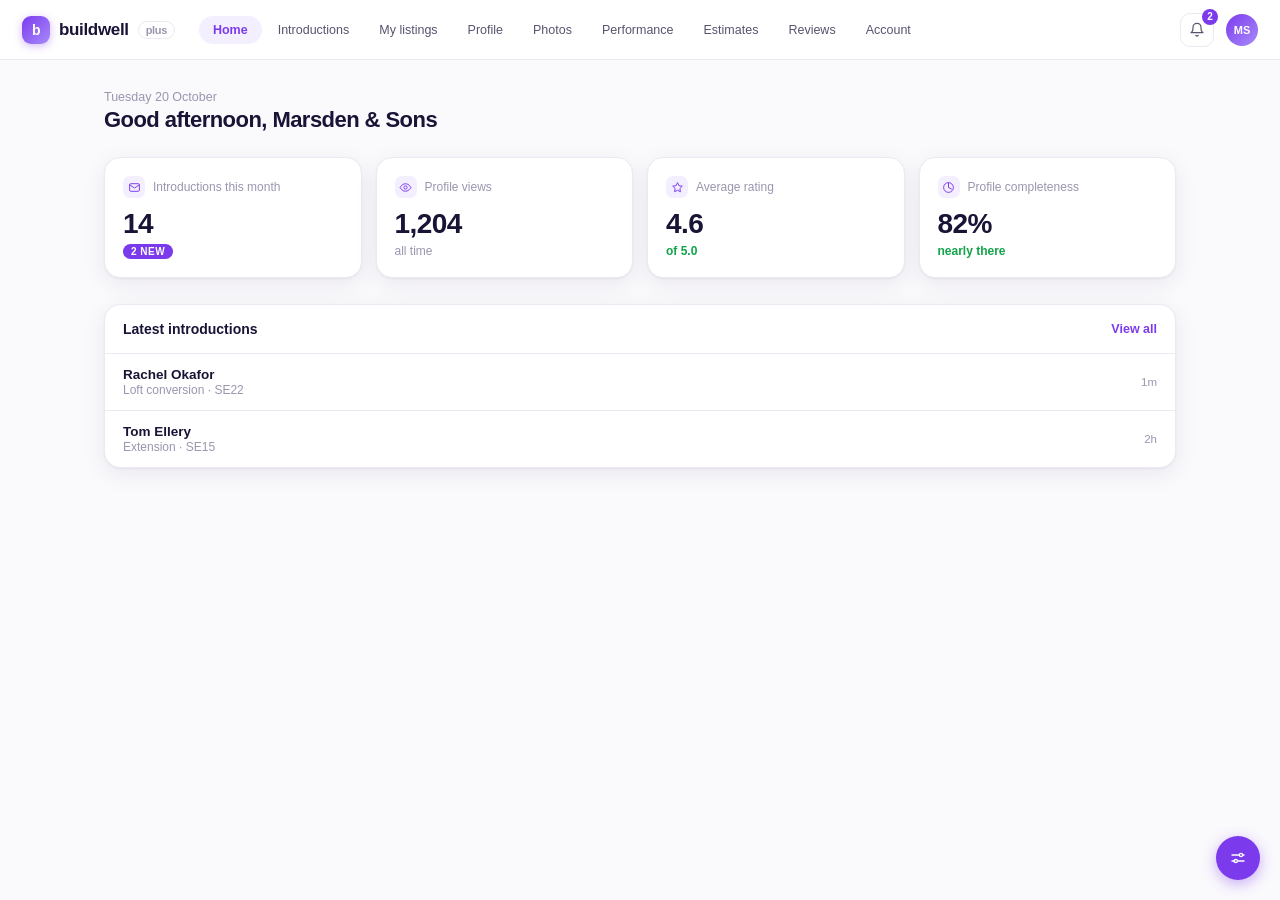
<file: hifi/home.html>
<!doctype html>
<html lang="en">
<head>
<meta charset="utf-8">
<meta name="viewport" content="width=device-width, initial-scale=1">
<title>Home | Buildwell Plus</title>
<link rel="stylesheet" href="hifi.css">
</head>
<body>

<header class="topbar">
  <div class="logo"><span class="mk">b</span>buildwell <span class="plus">plus</span></div>
  <nav class="nav">
    <a href="home.html" class="active">Home</a>
    <a href="introductions.html">Introductions</a>
    <a href="#">My listings</a>
    <a href="#">Profile</a>
    <a href="#">Photos</a>
    <a href="#">Performance</a>
    <a href="#">Estimates</a>
    <a href="#">Reviews</a>
    <a href="#">Account</a>
  </nav>
  <div class="top-right">
    <div class="bell">
      <button class="bell-btn" aria-label="Notifications"><svg viewBox="0 0 24 24" fill="none" stroke-width="1.8" stroke-linecap="round" stroke-linejoin="round"><path d="M18 8a6 6 0 1 0-12 0c0 7-3 8-3 8h18s-3-1-3-8"/><path d="M13.7 20a2 2 0 0 1-3.4 0"/></svg><span class="bell-count">2</span></button>
      <div class="bell-menu">
        <h4>Notifications</h4>
        <a class="bell-item" href="introductions.html?intro=rachel">New introduction from Rachel Okafor<span class="t"><br>1 min ago</span></a>
        <a class="bell-item" href="introductions.html?intro=tom">New introduction from Tom Ellery<span class="t"><br>2h ago</span></a>
        <button class="bell-clear">Mark all as read</button>
      </div>
    </div>
    <div class="avatar">MS</div>
  </div>
</header>

<main class="page">
  <div class="date">Tuesday 20 October</div>
  <h1>Good afternoon, Marsden &amp; Sons</h1>

  <div class="metrics">
    <a class="mcard" href="introductions.html">
      <span class="top"><span class="ic"><svg viewBox="0 0 24 24" fill="none" stroke="currentColor" stroke-width="1.8"><rect x="3" y="5" width="18" height="14" rx="2"/><path d="m3 7 9 6 9-6"/></svg></span>Introductions this month</span>
      <div class="v">14</div>
      <div class="d"><span class="badge-new">2 new</span></div>
    </a>
    <div class="mcard">
      <span class="top"><span class="ic"><svg viewBox="0 0 24 24" fill="none" stroke="currentColor" stroke-width="1.8"><path d="M2 12s3.5-7 10-7 10 7 10 7-3.5 7-10 7-10-7-10-7Z"/><circle cx="12" cy="12" r="3"/></svg></span>Profile views</span>
      <div class="v">1,204</div>
      <div class="d">all time</div>
    </div>
    <div class="mcard">
      <span class="top"><span class="ic"><svg viewBox="0 0 24 24" fill="none" stroke="currentColor" stroke-width="1.8"><path d="m12 3 2.7 5.6 6.1.9-4.4 4.3 1 6.1-5.4-2.9-5.4 2.9 1-6.1L3.2 9.5l6.1-.9Z"/></svg></span>Average rating</span>
      <div class="v">4.6</div>
      <div class="d"><span class="badge-up">of 5.0</span></div>
    </div>
    <div class="mcard">
      <span class="top"><span class="ic"><svg viewBox="0 0 24 24" fill="none" stroke="currentColor" stroke-width="1.8"><circle cx="12" cy="12" r="9"/><path d="M12 3v9l6 3"/></svg></span>Profile completeness</span>
      <div class="v">82%</div>
      <div class="d"><span class="badge-up">nearly there</span></div>
    </div>
  </div>

  <div class="grid2">
    <div class="card">
      <div class="card-h"><h3>Latest introductions</h3><a href="introductions.html">View all</a></div>
      <a class="lrow" href="introductions.html?intro=rachel">
        <span class="who"><b>Rachel Okafor</b><span>Loft conversion &middot; SE22</span></span>
        <span class="when">1m</span>
      </a>
      <a class="lrow" href="introductions.html?intro=tom">
        <span class="who"><b>Tom Ellery</b><span>Extension &middot; SE15</span></span>
        <span class="when">2h</span>
      </a>
    </div>
  </div>
</main>

<script src="hifi.js"></script>
</body>
</html>
</file>
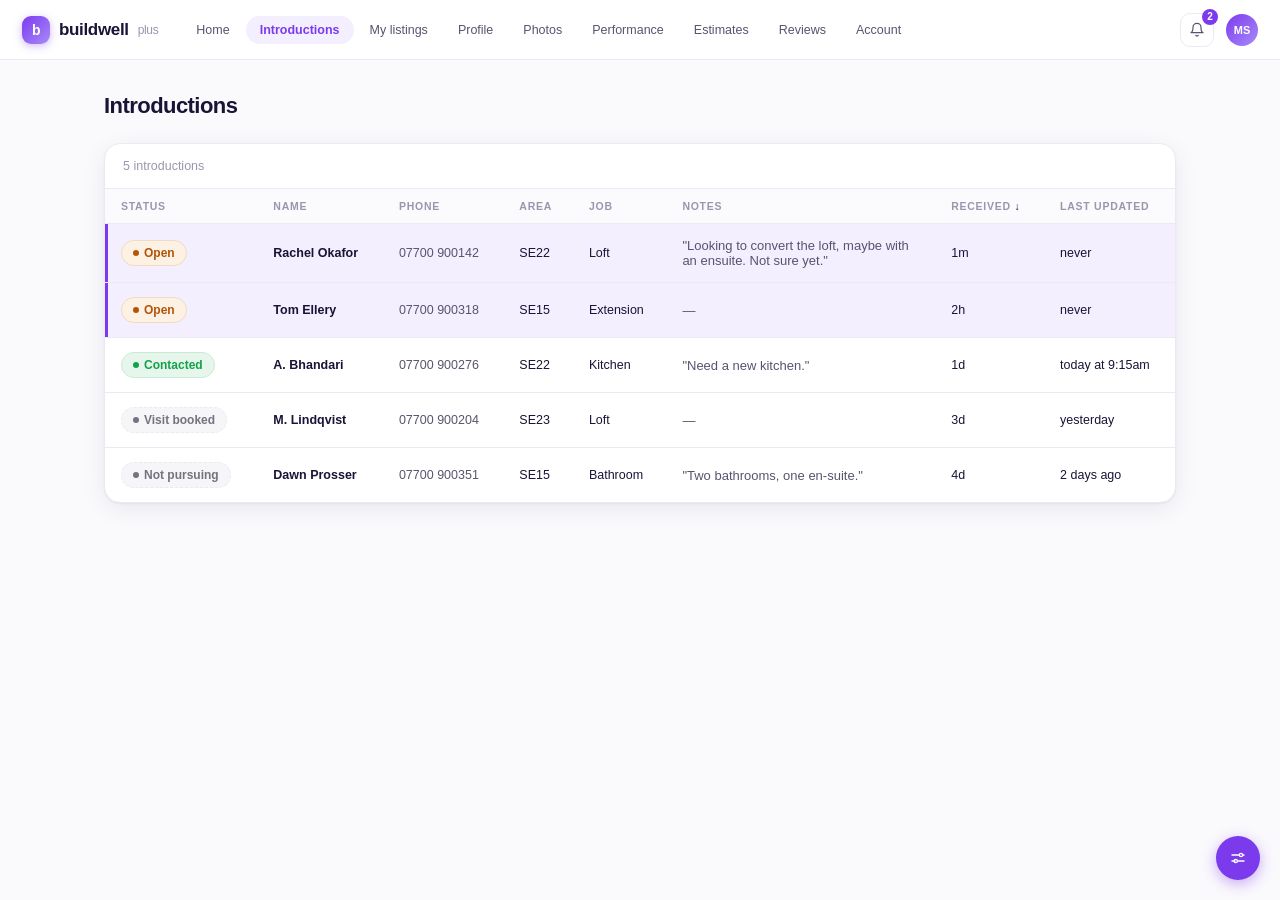
<file: hifi/introductions.html>
<!doctype html>
<html lang="en">
<head>
<meta charset="utf-8">
<meta name="viewport" content="width=device-width, initial-scale=1">
<title>Introductions | Buildwell Plus</title>
<link rel="stylesheet" href="hifi.css">
</head>
<body>

<header class="topbar">
  <div class="logo"><span class="mk">b</span>buildwell <span style="font-weight:500;color:var(--mute);font-size:12px">plus</span></div>
  <nav class="nav">
    <a href="home.html">Home</a>
    <a href="introductions.html" class="active">Introductions</a>
    <a href="#">My listings</a>
    <a href="#">Profile</a>
    <a href="#">Photos</a>
    <a href="#">Performance</a>
    <a href="#">Estimates</a>
    <a href="#">Reviews</a>
    <a href="#">Account</a>
  </nav>
  <div class="top-right">
    <div class="bell">
      <button class="bell-btn" aria-label="Notifications"><svg viewBox="0 0 24 24" fill="none" stroke-width="1.8" stroke-linecap="round" stroke-linejoin="round"><path d="M18 8a6 6 0 1 0-12 0c0 7-3 8-3 8h18s-3-1-3-8"/><path d="M13.7 20a2 2 0 0 1-3.4 0"/></svg><span class="bell-count">2</span></button>
      <div class="bell-menu">
        <h4>Notifications</h4>
        <a class="bell-item" href="introductions.html?intro=rachel">New introduction from Rachel Okafor<span class="t"><br>1 min ago</span></a>
        <a class="bell-item" href="introductions.html?intro=tom">New introduction from Tom Ellery<span class="t"><br>2h ago</span></a>
        <button class="bell-clear">Mark all as read</button>
      </div>
    </div>
    <div class="avatar">MS</div>
  </div>
</header>

<main class="page">
  <h1>Introductions</h1>

  <div class="tcard">
    <div class="tcard-h"><span class="cnt">5 introductions</span></div>
    <table>
      <thead>
        <tr>
          <th>Status</th>
          <th>Name</th><th>Phone</th><th>Area</th><th>Job</th><th>Notes</th>
          <th>Received <span class="sort-i">&#8595;</span></th>
          <th>Last updated</th>
        </tr>
      </thead>
      <tbody>
        <tr id="rachel" class="is-new">
          <td data-th="Status"><div class="st"><button class="pill pill-open">Open</button><div class="st-menu">
            <button data-status="Open">Open</button><button data-status="Contacted">Contacted</button>
            <button data-status="Visit booked">Visit booked <span class="tbc-note">TBC w/ product</span></button>
            <button data-status="Not pursuing">Not pursuing <span class="tbc-note">TBC w/ product</span></button></div></div></td>
          <td data-th="Name"><b>Rachel Okafor</b></td>
          <td data-th="Phone" class="mono">07700 900142</td>
          <td data-th="Area">SE22</td>
          <td data-th="Job">Loft</td>
          <td data-th="Notes" class="notes">"Looking to convert the loft, maybe with an ensuite. Not sure yet."</td>
          <td data-th="Received">1m</td>
          <td data-th="Last updated" class="last-updated">never</td>
        </tr>
        <tr id="tom" class="is-new">
          <td data-th="Status"><div class="st"><button class="pill pill-open">Open</button><div class="st-menu">
            <button data-status="Open">Open</button><button data-status="Contacted">Contacted</button>
            <button data-status="Visit booked">Visit booked <span class="tbc-note">TBC w/ product</span></button>
            <button data-status="Not pursuing">Not pursuing <span class="tbc-note">TBC w/ product</span></button></div></div></td>
          <td data-th="Name"><b>Tom Ellery</b></td>
          <td data-th="Phone" class="mono">07700 900318</td>
          <td data-th="Area">SE15</td>
          <td data-th="Job">Extension</td>
          <td data-th="Notes" class="notes">&mdash;</td>
          <td data-th="Received">2h</td>
          <td data-th="Last updated" class="last-updated">never</td>
        </tr>
        <tr id="bhandari">
          <td data-th="Status"><div class="st"><button class="pill pill-contacted">Contacted</button><div class="st-menu">
            <button data-status="Open">Open</button><button data-status="Contacted">Contacted</button>
            <button data-status="Visit booked">Visit booked <span class="tbc-note">TBC w/ product</span></button>
            <button data-status="Not pursuing">Not pursuing <span class="tbc-note">TBC w/ product</span></button></div></div></td>
          <td data-th="Name"><b>A. Bhandari</b></td>
          <td data-th="Phone" class="mono">07700 900276</td>
          <td data-th="Area">SE22</td>
          <td data-th="Job">Kitchen</td>
          <td data-th="Notes" class="notes">"Need a new kitchen."</td>
          <td data-th="Received">1d</td>
          <td data-th="Last updated" class="last-updated">today at 9:15am</td>
        </tr>
        <tr id="lindqvist">
          <td data-th="Status"><div class="st"><button class="pill pill-tbc">Visit booked</button><div class="st-menu">
            <button data-status="Open">Open</button><button data-status="Contacted">Contacted</button>
            <button data-status="Visit booked">Visit booked <span class="tbc-note">TBC w/ product</span></button>
            <button data-status="Not pursuing">Not pursuing <span class="tbc-note">TBC w/ product</span></button></div></div></td>
          <td data-th="Name"><b>M. Lindqvist</b></td>
          <td data-th="Phone" class="mono">07700 900204</td>
          <td data-th="Area">SE23</td>
          <td data-th="Job">Loft</td>
          <td data-th="Notes" class="notes">&mdash;</td>
          <td data-th="Received">3d</td>
          <td data-th="Last updated" class="last-updated">yesterday</td>
        </tr>
        <tr id="prosser">
          <td data-th="Status"><div class="st"><button class="pill pill-tbc">Not pursuing</button><div class="st-menu">
            <button data-status="Open">Open</button><button data-status="Contacted">Contacted</button>
            <button data-status="Visit booked">Visit booked <span class="tbc-note">TBC w/ product</span></button>
            <button data-status="Not pursuing">Not pursuing <span class="tbc-note">TBC w/ product</span></button></div></div></td>
          <td data-th="Name"><b>Dawn Prosser</b></td>
          <td data-th="Phone" class="mono">07700 900351</td>
          <td data-th="Area">SE15</td>
          <td data-th="Job">Bathroom</td>
          <td data-th="Notes" class="notes">"Two bathrooms, one en-suite."</td>
          <td data-th="Received">4d</td>
          <td data-th="Last updated" class="last-updated">2 days ago</td>
        </tr>
      </tbody>
    </table>
  </div>
</main>

<script>
(function(){
  var q = new URLSearchParams(location.search);
  var id = q.get('intro');
  if(id){
    var row = document.getElementById(id);
    if(row){ row.scrollIntoView({block:'center'}); row.style.outline='2px solid var(--zp)'; setTimeout(function(){row.style.outline='';},1800); }
  }
  var demo = q.get('demo');
  if(demo){
    var r = document.getElementById('rachel');
    if(demo==='menu') r.querySelector('.st-menu').classList.add('open');
    if(demo==='contacted'){
      var p=r.querySelector('.pill'); p.textContent='Contacted'; p.className='pill pill-contacted';
      r.classList.remove('is-new'); r.querySelector('.last-updated').textContent='today at 9:41am';
    }
  }
})();
</script>
<script src="hifi.js"></script>
</body>
</html>
</file>
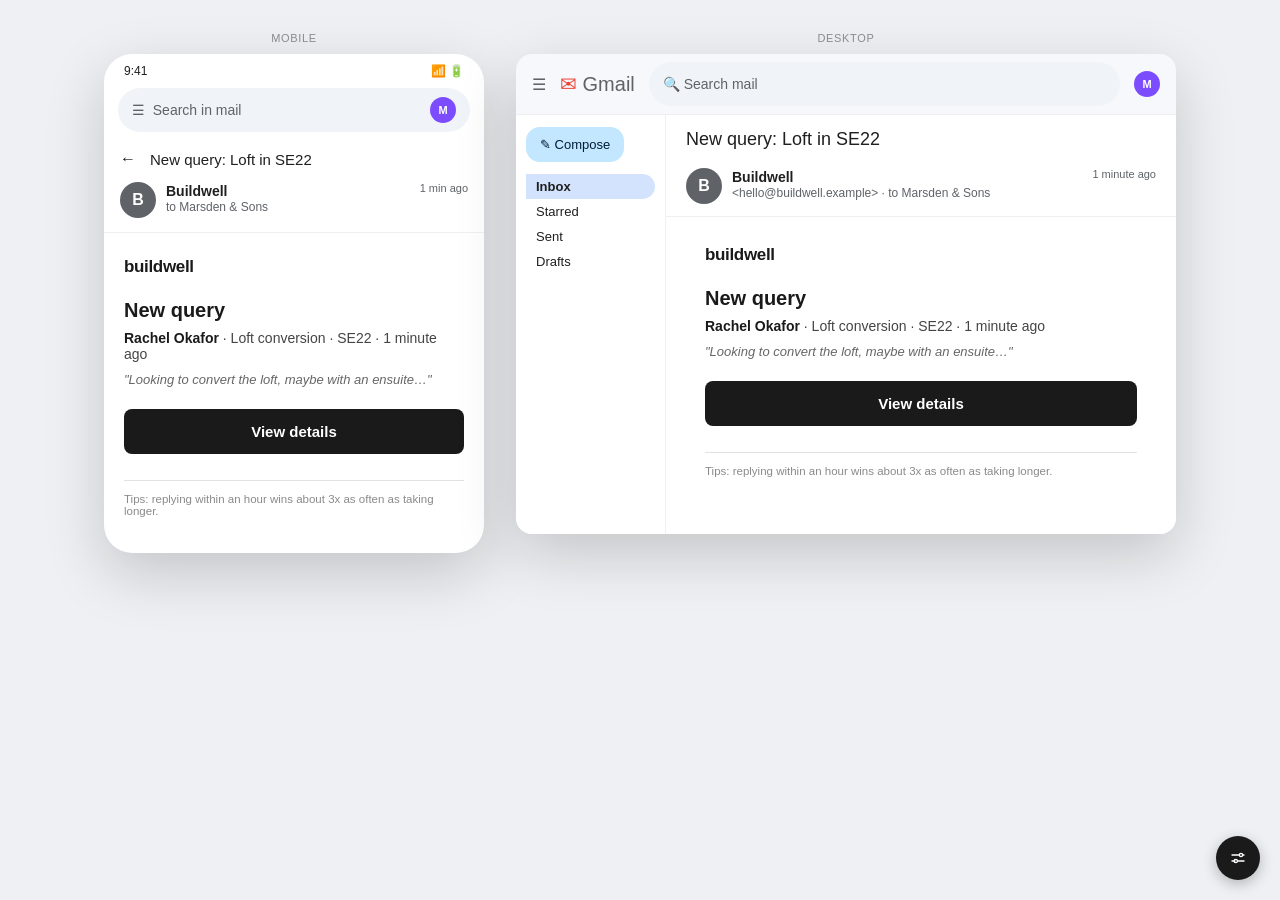
<file: mvp/email-desktop.html>
<!doctype html>
<html lang="en">
<head>
<meta charset="utf-8">
<meta http-equiv="refresh" content="0; url=email-mobile.html">
<title>Email | Buildwell</title>
</head>
<body><p>Redirecting to <a href="email-mobile.html">email preview</a>…</p></body>
</html>
</file>
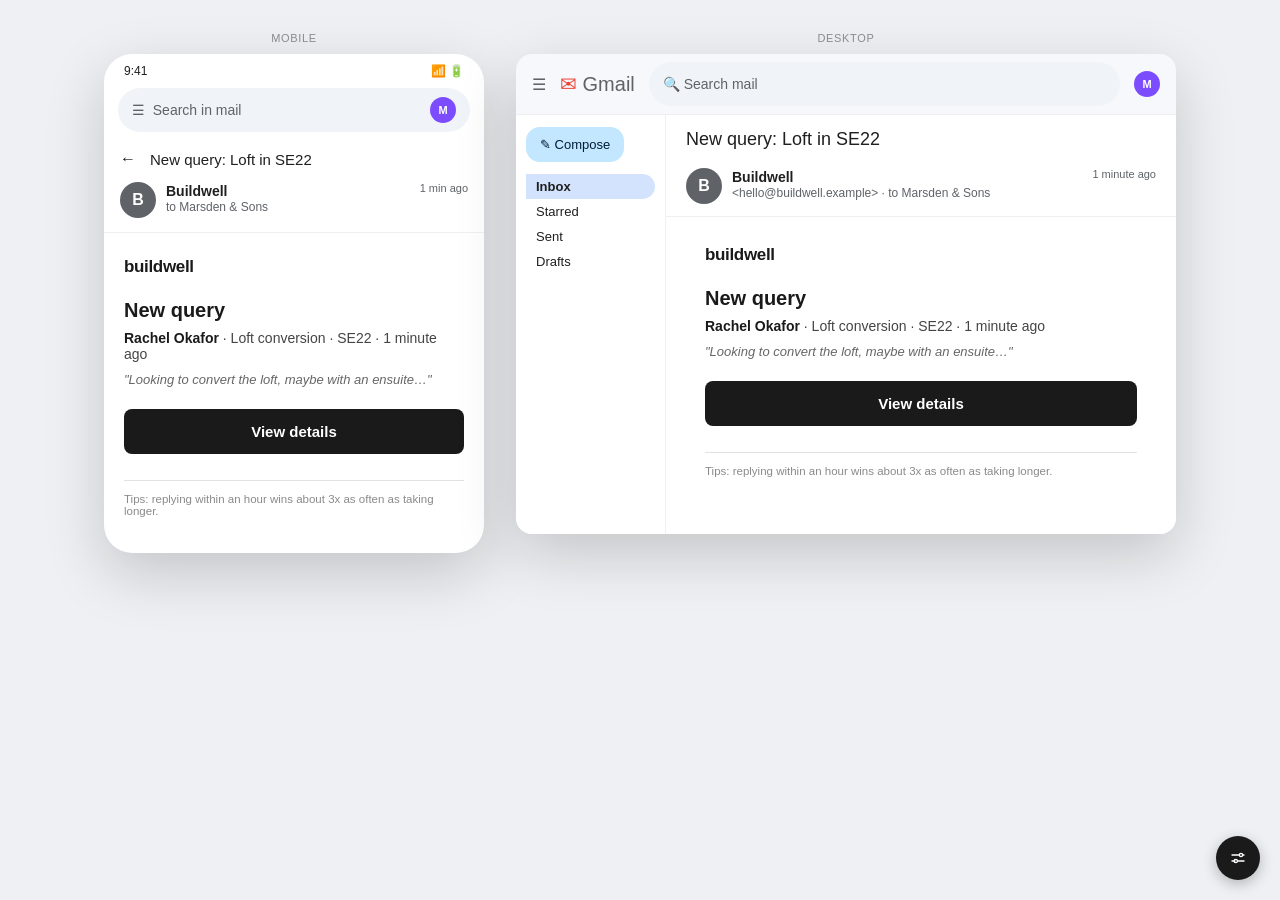
<file: mvp/email-mobile.html>
<!doctype html>
<html lang="en">
<head>
<meta charset="utf-8">
<meta name="viewport" content="width=device-width, initial-scale=1">
<title>Email — mobile &amp; desktop | Buildwell</title>
<link rel="stylesheet" href="../design-system/lofi.css">
<style>
  *{box-sizing:border-box;margin:0}
  body{font-family:Roboto,Arial,sans-serif;background:#eef0f3;min-height:100vh;padding:32px 20px;color:#1f1f1f}
  .wrap{display:flex;gap:32px;justify-content:center;align-items:flex-start;flex-wrap:wrap}
  .cap{font-size:11px;text-transform:uppercase;letter-spacing:.06em;color:#8a8a8a;text-align:center;margin-bottom:10px}

  /* ------- gmail chrome (shared) ------- */
  .g-searchbar{background:#f0f4f9;border-radius:24px;height:44px;display:flex;align-items:center;
    gap:10px;padding:0 14px;color:#5f6368;font-size:14px}
  .g-av-sm{width:26px;height:26px;border-radius:50%;background:#7c4dff;color:#fff;
    display:flex;align-items:center;justify-content:center;font-size:11px;font-weight:600;margin-left:auto}
  .g-from{display:flex;gap:10px;align-items:flex-start}
  .g-from .av{flex:none;width:36px;height:36px;border-radius:50%;background:#5f6368;color:#fff;
    display:flex;align-items:center;justify-content:center;font-weight:600}
  .g-from b{font-size:14px}
  .g-from small{display:block;color:#5f6368;font-size:12px}
  .g-from .when{margin-left:auto;font-size:11px;color:#5f6368}

  /* ------- email content (black & white) ------- */
  .mail{color:#1a1a1a}
  .mail .logo{font-weight:800;font-size:17px;letter-spacing:-.02em}
  .mail h1{font-size:20px;font-weight:700;margin:22px 0 8px}
  .mail .meta{font-size:14px;color:#444;margin-bottom:4px}
  .mail .meta b{color:#1a1a1a}
  .mail .notes{font-size:13px;color:#666;font-style:italic;margin:10px 0 22px}
  .mail .cta{display:block;background:#1a1a1a;color:#fff;text-align:center;font-weight:600;
    padding:14px;border-radius:8px;font-size:15px;text-decoration:none}
  .mail .foot{font-size:11.5px;color:#8a8a8a;border-top:1px solid #e2e2e2;padding-top:12px;margin-top:26px}

  /* ------- phone frame ------- */
  .phone{width:380px;background:#fff;border-radius:28px;overflow:hidden;
    box-shadow:0 20px 60px rgba(0,0,0,.18)}
  .g-status{display:flex;justify-content:space-between;padding:10px 20px 4px;font-size:12px}
  .phone .g-searchbar{margin:6px 14px 10px}
  .g-head{display:flex;align-items:center;gap:14px;padding:8px 16px}
  .g-head .sub{font-size:15px}
  .phone .g-from{padding:6px 16px 14px;border-bottom:1px solid #f0f0f0}
  .phone .mail{padding:24px 20px 36px}

  /* ------- desktop frame ------- */
  .desk{width:660px;background:#f6f8fc;border-radius:16px;overflow:hidden;
    box-shadow:0 20px 60px rgba(0,0,0,.18)}
  .g-top{display:flex;align-items:center;gap:14px;padding:8px 16px}
  .g-logo{font-size:20px;color:#5f6368}
  .g-logo .m{color:#ea4335}
  .desk .g-searchbar{flex:1;max-width:480px}
  .d-body{display:flex;background:#fff;border-top:1px solid #eee;min-height:420px}
  .d-side{width:150px;padding:12px 10px;border-right:1px solid #f0f0f0}
  .d-compose{background:#c2e7ff;color:#001d35;font-size:13px;font-weight:500;border-radius:14px;
    padding:10px 14px;display:inline-flex;gap:8px;align-items:center;margin-bottom:12px}
  .d-nav div{padding:5px 10px;border-radius:0 14px 14px 0;font-size:13px}
  .d-nav div.on{background:#d3e3fd;font-weight:600}
  .d-main{flex:1}
  .d-subject{padding:14px 20px 0;font-size:18px;font-weight:400}
  .desk .g-from{padding:10px 20px 12px;border-bottom:1px solid #f0f0f0;margin-top:8px}
  .desk .mail{max-width:480px;margin:0 auto;padding:28px 24px 36px}
</style>
</head>
<body>

<div class="wrap">
  <div>
    <div class="cap">Mobile</div>
    <div class="phone">
      <div class="g-status"><span>9:41</span><span>&#128246; &#128267;</span></div>
      <div class="g-searchbar">&#9776; &nbsp;Search in mail <span class="g-av-sm">M</span></div>
      <div class="g-head"><span>&#8592;</span><span class="sub">New query: Loft in SE22</span></div>
      <div class="g-from">
        <div class="av">B</div>
        <div><b>Buildwell</b><small>to Marsden &amp; Sons</small></div>
        <div class="when">1 min ago</div>
      </div>
      <div class="mail">
        <div class="logo">buildwell</div>
        <h1>New query</h1>
        <div class="meta"><b>Rachel Okafor</b> &middot; Loft conversion &middot; SE22 &middot; 1 minute ago</div>
        <div class="notes">"Looking to convert the loft, maybe with an ensuite…"</div>
        <a class="cta" href="introductions.html?intro=rachel">View details</a>
        <div class="foot">Tips: replying within an hour wins about 3x as often as taking longer.</div>
      </div>
    </div>
  </div>

  <div>
    <div class="cap">Desktop</div>
    <div class="desk">
      <div class="g-top">
        <span style="color:#5f6368">&#9776;</span>
        <div class="g-logo"><span class="m">&#9993;</span> Gmail</div>
        <div class="g-searchbar">&#128269; Search mail</div>
        <div class="g-av-sm" style="margin-left:0">M</div>
      </div>
      <div class="d-body">
        <div class="d-side">
          <div class="d-compose">&#9998; Compose</div>
          <div class="d-nav">
            <div class="on">Inbox</div>
            <div>Starred</div>
            <div>Sent</div>
            <div>Drafts</div>
          </div>
        </div>
        <div class="d-main">
          <div class="d-subject">New query: Loft in SE22</div>
          <div class="g-from">
            <div class="av">B</div>
            <div><b>Buildwell</b><small>&lt;hello@buildwell.example&gt; &middot; to Marsden &amp; Sons</small></div>
            <div class="when">1 minute ago</div>
          </div>
          <div class="mail">
            <div class="logo">buildwell</div>
            <h1>New query</h1>
            <div class="meta"><b>Rachel Okafor</b> &middot; Loft conversion &middot; SE22 &middot; 1 minute ago</div>
            <div class="notes">"Looking to convert the loft, maybe with an ensuite…"</div>
            <a class="cta" href="introductions.html?intro=rachel">View details</a>
            <div class="foot">Tips: replying within an hour wins about 3x as often as taking longer.</div>
          </div>
        </div>
      </div>
    </div>
  </div>
</div>

<script src="../design-system/buildwell.js"></script>
</body>
</html>
</file>
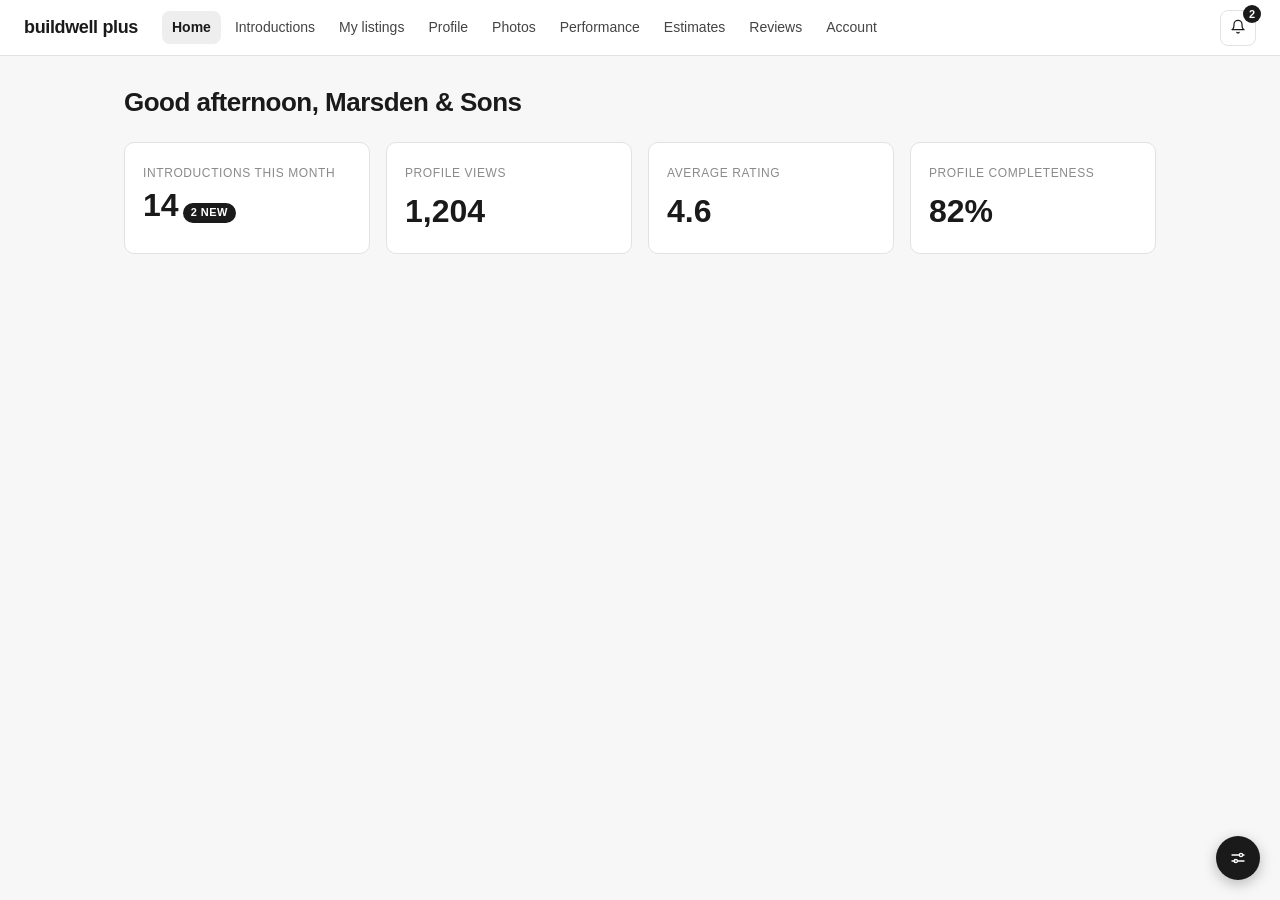
<file: mvp/home.html>
<!doctype html>
<html lang="en">
<head>
<meta charset="utf-8">
<meta name="viewport" content="width=device-width, initial-scale=1">
<title>Home | Buildwell Plus</title>
<link rel="stylesheet" href="../design-system/buildwell.css">
<link rel="stylesheet" href="../design-system/lofi.css">
</head>
<body>

<header class="bw-topbar">
  <div class="bw-logo">build<span>well</span> plus</div>
  <nav class="bw-nav">
    <a href="home.html" class="active">Home</a>
    <a href="introductions.html">Introductions</a>
    <a href="#">My listings</a>
    <a href="#">Profile</a>
    <a href="#">Photos</a>
    <a href="#">Performance</a>
    <a href="#">Estimates</a>
    <a href="#">Reviews</a>
    <a href="#">Account</a>
  </nav>
  <div class="bw-bell">
    <button class="bw-bell-btn" aria-label="Notifications"><svg viewBox="0 0 24 24" fill="none" stroke-width="1.8" stroke-linecap="round" stroke-linejoin="round"><path d="M18 8a6 6 0 1 0-12 0c0 7-3 8-3 8h18s-3-1-3-8"/><path d="M13.7 20a2 2 0 0 1-3.4 0"/></svg><span class="bw-bell-count">2</span></button>
    <div class="bw-bell-menu">
      <h4>Notifications</h4>
      <a class="bw-bell-item" href="introductions.html?intro=rachel">New introduction from Rachel Okafor<span class="t"><br>1 min ago</span></a>
      <a class="bw-bell-item" href="introductions.html?intro=tom">New introduction from Tom Ellery<span class="t"><br>2h ago</span></a>
      <button class="bw-bell-clear">Mark all as read</button>
    </div>
  </div>
</header>

<main class="bw-page">
  <h1 class="bw-h1" style="margin-bottom:20px">Good afternoon, Marsden &amp; Sons</h1>

  <div class="bw-tiles">
    <a class="bw-tile" href="introductions.html">
      <span class="k">Introductions this month</span>
      <span class="v">14</span>
      <span class="d"><span class="bw-badge-new">2 new</span></span>
    </a>
    <div class="bw-tile"><span class="k">Profile views</span><div class="v">1,204</div></div>
    <div class="bw-tile"><span class="k">Average rating</span><div class="v">4.6</div></div>
    <div class="bw-tile"><span class="k">Profile completeness</span><div class="v">82%</div></div>
  </div>
</main>

<script src="../design-system/buildwell.js"></script>
</body>
</html>
</file>
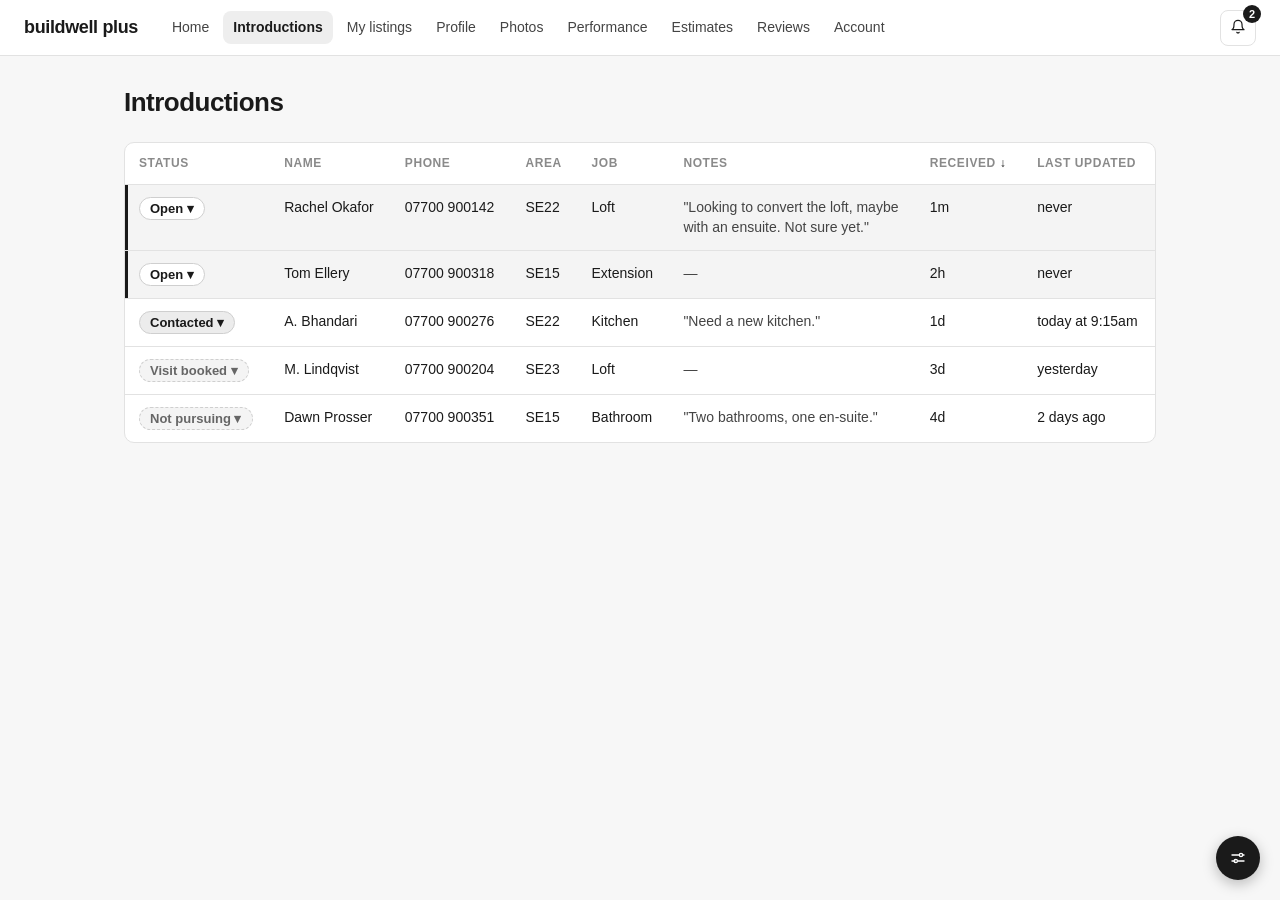
<file: mvp/introductions.html>
<!doctype html>
<html lang="en">
<head>
<meta charset="utf-8">
<meta name="viewport" content="width=device-width, initial-scale=1">
<title>Introductions | Buildwell Plus</title>
<link rel="stylesheet" href="../design-system/buildwell.css">
<link rel="stylesheet" href="../design-system/lofi.css">
</head>
<body>

<header class="bw-topbar">
  <div class="bw-logo">build<span>well</span> plus</div>
  <nav class="bw-nav">
    <a href="home.html">Home</a>
    <a href="introductions.html" class="active">Introductions</a>
    <a href="#">My listings</a>
    <a href="#">Profile</a>
    <a href="#">Photos</a>
    <a href="#">Performance</a>
    <a href="#">Estimates</a>
    <a href="#">Reviews</a>
    <a href="#">Account</a>
  </nav>
  <div class="bw-bell">
    <button class="bw-bell-btn" aria-label="Notifications"><svg viewBox="0 0 24 24" fill="none" stroke-width="1.8" stroke-linecap="round" stroke-linejoin="round"><path d="M18 8a6 6 0 1 0-12 0c0 7-3 8-3 8h18s-3-1-3-8"/><path d="M13.7 20a2 2 0 0 1-3.4 0"/></svg><span class="bw-bell-count">2</span></button>
    <div class="bw-bell-menu">
      <h4>Notifications</h4>
      <a class="bw-bell-item" href="introductions.html?intro=rachel">New introduction from Rachel Okafor<span class="t"><br>1 min ago</span></a>
      <a class="bw-bell-item" href="introductions.html?intro=tom">New introduction from Tom Ellery<span class="t"><br>2h ago</span></a>
      <button class="bw-bell-clear">Mark all as read</button>
    </div>
  </div>
</header>

<main class="bw-page">
  <h1 class="bw-h1" style="margin-bottom:20px">Introductions</h1>

  <div class="bw-card">
    <table class="bw-table">
      <thead>
        <tr>
          <th>Status</th>
          <th>Name</th><th>Phone</th><th>Area</th><th>Job</th><th>Notes</th>
          <th>Received <span class="sort">&#8595;</span></th>
          <th>Last updated</th>
        </tr>
      </thead>
      <tbody>
        <tr id="rachel" class="is-new">
          <td data-th="Status">
            <div class="bw-status">
              <button class="bw-pill">Open &#x25be;</button>
              <div class="bw-status-menu">
                <button data-status="Open">Open</button>
                <button data-status="Contacted">Contacted</button>
                <button data-status="Visit booked">Visit booked <span class="tbc-note">TBC w/ product</span></button>
                <button data-status="Not pursuing">Not pursuing <span class="tbc-note">TBC w/ product</span></button>
              </div>
            </div>
          </td>
          <td data-th="Name">Rachel Okafor</td>
          <td data-th="Phone">07700 900142</td>
          <td data-th="Area">SE22</td>
          <td data-th="Job">Loft</td>
          <td data-th="Notes" class="notes">"Looking to convert the loft, maybe with an ensuite. Not sure yet."</td>
          <td data-th="Received">1m</td>
          <td data-th="Last updated" class="last-updated">never</td>
        </tr>
        <tr id="tom" class="is-new">
          <td data-th="Status">
            <div class="bw-status">
              <button class="bw-pill">Open &#x25be;</button>
              <div class="bw-status-menu">
                <button data-status="Open">Open</button>
                <button data-status="Contacted">Contacted</button>
                <button data-status="Visit booked">Visit booked <span class="tbc-note">TBC w/ product</span></button>
                <button data-status="Not pursuing">Not pursuing <span class="tbc-note">TBC w/ product</span></button>
              </div>
            </div>
          </td>
          <td data-th="Name">Tom Ellery</td>
          <td data-th="Phone">07700 900318</td>
          <td data-th="Area">SE15</td>
          <td data-th="Job">Extension</td>
          <td data-th="Notes" class="notes">&mdash;</td>
          <td data-th="Received">2h</td>
          <td data-th="Last updated" class="last-updated">never</td>
        </tr>
        <tr id="bhandari">
          <td data-th="Status">
            <div class="bw-status">
              <button class="bw-pill bw-pill-contacted">Contacted &#x25be;</button>
              <div class="bw-status-menu">
                <button data-status="Open">Open</button>
                <button data-status="Contacted">Contacted</button>
                <button data-status="Visit booked">Visit booked <span class="tbc-note">TBC w/ product</span></button>
                <button data-status="Not pursuing">Not pursuing <span class="tbc-note">TBC w/ product</span></button>
              </div>
            </div>
          </td>
          <td data-th="Name">A. Bhandari</td>
          <td data-th="Phone">07700 900276</td>
          <td data-th="Area">SE22</td>
          <td data-th="Job">Kitchen</td>
          <td data-th="Notes" class="notes">"Need a new kitchen."</td>
          <td data-th="Received">1d</td>
          <td data-th="Last updated" class="last-updated">today at 9:15am</td>
        </tr>
        <tr id="lindqvist">
          <td data-th="Status">
            <div class="bw-status">
              <button class="bw-pill bw-pill-tbc">Visit booked &#x25be;</button>
              <div class="bw-status-menu">
                <button data-status="Open">Open</button>
                <button data-status="Contacted">Contacted</button>
                <button data-status="Visit booked">Visit booked <span class="tbc-note">TBC w/ product</span></button>
                <button data-status="Not pursuing">Not pursuing <span class="tbc-note">TBC w/ product</span></button>
              </div>
            </div>
          </td>
          <td data-th="Name">M. Lindqvist</td>
          <td data-th="Phone">07700 900204</td>
          <td data-th="Area">SE23</td>
          <td data-th="Job">Loft</td>
          <td data-th="Notes" class="notes">&mdash;</td>
          <td data-th="Received">3d</td>
          <td data-th="Last updated" class="last-updated">yesterday</td>
        </tr>
        <tr id="prosser">
          <td data-th="Status">
            <div class="bw-status">
              <button class="bw-pill bw-pill-tbc">Not pursuing &#x25be;</button>
              <div class="bw-status-menu">
                <button data-status="Open">Open</button>
                <button data-status="Contacted">Contacted</button>
                <button data-status="Visit booked">Visit booked <span class="tbc-note">TBC w/ product</span></button>
                <button data-status="Not pursuing">Not pursuing <span class="tbc-note">TBC w/ product</span></button>
              </div>
            </div>
          </td>
          <td data-th="Name">Dawn Prosser</td>
          <td data-th="Phone">07700 900351</td>
          <td data-th="Area">SE15</td>
          <td data-th="Job">Bathroom</td>
          <td data-th="Notes" class="notes">"Two bathrooms, one en-suite."</td>
          <td data-th="Received">4d</td>
          <td data-th="Last updated" class="last-updated">2 days ago</td>
        </tr>
      </tbody>
    </table>
  </div>
</main>

<script>
(function(){
  var q = new URLSearchParams(location.search);
  var id = q.get('intro');
  if(id){
    var row = document.getElementById(id);
    if(row){ row.scrollIntoView({block:'center'}); row.style.outline='2px solid #1a1a1a'; setTimeout(function(){row.style.outline='';},1800); }
  }
  // demo states for screenshots: ?demo=menu (open rachel's status menu), ?demo=contacted (rachel marked Contacted)
  var demo = q.get('demo');
  if(demo){
    var r = document.getElementById('rachel');
    if(demo==='menu') r.querySelector('.bw-status-menu').classList.add('open');
    if(demo==='contacted'){
      var p=r.querySelector('.bw-pill'); p.textContent='Contacted \u25be'; p.className='bw-pill bw-pill-contacted';
      r.classList.remove('is-new'); r.querySelector('.last-updated').textContent='today at 9:41am';
    }
  }
})();
</script>
<script src="../design-system/buildwell.js"></script>
</body>
</html>
</file>
<file: design-system/buildwell.css>
/* Buildwell Plus — prototype design system
   Derived from the pack's wireframes + Toggl Track look & feel.
   Lo-fi is fine; this covers tokens + shared components. */

:root {
  /* colour */
  --bw-ink: #2c1338;          /* deep purple-ink (Toggl-style) */
  --bw-ink-soft: #5c4a6b;
  --bw-mute: #9589a1;
  --bw-primary: #c43fa8;      /* magenta primary */
  --bw-primary-dark: #a52f8c;
  --bw-primary-soft: #fbe9f6; /* light pink fill */
  --bw-bg: #f7f5f8;
  --bw-surface: #ffffff;
  --bw-line: #e6e0ea;
  --bw-green: #1e7f4f;
  --bw-green-soft: #e3f3ea;
  --bw-amber: #8a6d1a;
  --bw-amber-soft: #fbf3d9;
  --bw-red: #c0392b;
  --bw-new: #e8590c;          /* annotation orange for NEW tags */

  /* type */
  --bw-font: -apple-system, BlinkMacSystemFont, "Segoe UI", Roboto, Helvetica, Arial, sans-serif;

  /* shape */
  --bw-radius: 10px;
  --bw-radius-pill: 999px;
  --bw-shadow: 0 1px 3px rgba(44, 19, 56, .08), 0 4px 14px rgba(44, 19, 56, .06);
}

* { box-sizing: border-box; }
html, body { margin: 0; padding: 0; }
body {
  font-family: var(--bw-font);
  color: var(--bw-ink);
  background: var(--bw-bg);
  font-size: 15px;
  line-height: 1.45;
}
a { color: var(--bw-primary); text-decoration: none; }
a:hover { text-decoration: underline; }

/* ---------- app chrome (matches current wireframe: top nav) ---------- */
.bw-topbar {
  background: var(--bw-surface);
  border-bottom: 1px solid var(--bw-line);
  display: flex;
  align-items: center;
  gap: 24px;
  padding: 0 24px;
  height: 56px;
  position: sticky;
  top: 0;
  z-index: 50;
}
.bw-logo {
  font-weight: 800;
  font-size: 18px;
  color: var(--bw-ink);
  letter-spacing: -.02em;
}
.bw-logo span { color: var(--bw-primary); }
.bw-nav { display: flex; gap: 4px; flex: 1; overflow-x: auto; }
.bw-nav a {
  color: var(--bw-ink-soft);
  padding: 6px 10px;
  border-radius: 8px;
  font-size: 14px;
  white-space: nowrap;
}
.bw-nav a:hover { background: var(--bw-bg); text-decoration: none; }
.bw-nav a.active {
  color: var(--bw-ink);
  font-weight: 600;
  background: var(--bw-primary-soft);
}

/* notification bell */
.bw-bell { position: relative; }
.bw-bell-btn {
  border: 1px solid var(--bw-line);
  background: var(--bw-surface);
  border-radius: 8px;
  width: 36px; height: 36px;
  cursor: pointer;
  font-size: 16px;
  position: relative;
}
.bw-bell-count {
  position: absolute;
  top: -6px; right: -6px;
  background: var(--bw-primary);
  color: #fff;
  font-size: 11px;
  font-weight: 700;
  min-width: 18px; height: 18px;
  border-radius: var(--bw-radius-pill);
  display: flex; align-items: center; justify-content: center;
  padding: 0 5px;
}
.bw-bell-menu {
  display: none;
  position: absolute;
  right: 0; top: 44px;
  width: 320px;
  background: var(--bw-surface);
  border: 1px solid var(--bw-line);
  border-radius: var(--bw-radius);
  box-shadow: var(--bw-shadow);
  overflow: hidden;
}
.bw-bell-menu.open { display: block; }
.bw-bell-menu h4 {
  margin: 0; padding: 12px 14px;
  font-size: 12px; text-transform: uppercase;
  letter-spacing: .06em; color: var(--bw-mute);
  border-bottom: 1px solid var(--bw-line);
}
.bw-bell-item {
  display: block; padding: 12px 14px;
  border-bottom: 1px solid var(--bw-line);
  color: var(--bw-ink);
}
.bw-bell-item:last-child { border-bottom: 0; }
.bw-bell-item:hover { background: var(--bw-primary-soft); text-decoration: none; }
.bw-bell-item .t { font-size: 12px; color: var(--bw-mute); }

/* ---------- layout ---------- */
.bw-page { max-width: 1080px; margin: 0 auto; padding: 28px 24px 80px; }
.bw-h1 { font-size: 26px; letter-spacing: -.02em; margin: 0 0 4px; }
.bw-sub { color: var(--bw-mute); margin: 0 0 24px; font-size: 14px; }

/* ---------- tiles ---------- */
.bw-tiles { display: grid; grid-template-columns: repeat(4, 1fr); gap: 16px; margin-bottom: 32px; }
.bw-tile {
  background: var(--bw-surface);
  border: 1px solid var(--bw-line);
  border-radius: var(--bw-radius);
  padding: 18px;
  position: relative;
  display: block;
  color: var(--bw-ink);
}
.bw-tile:hover { text-decoration: none; }
a.bw-tile:hover { border-color: var(--bw-primary); box-shadow: var(--bw-shadow); }
.bw-tile .k { font-size: 12px; text-transform: uppercase; letter-spacing: .05em; color: var(--bw-mute); }
.bw-tile .v { font-size: 32px; font-weight: 700; margin-top: 6px; }
.bw-tile .d { font-size: 13px; color: var(--bw-mute); margin-top: 2px; }

/* ---------- badges & pills ---------- */
.bw-badge-new {
  display: inline-block;
  background: var(--bw-primary);
  color: #fff;
  font-size: 11px; font-weight: 700;
  padding: 2px 8px;
  border-radius: var(--bw-radius-pill);
  text-transform: uppercase;
  letter-spacing: .04em;
}
.bw-pill {
  display: inline-flex; align-items: center; gap: 4px;
  font-size: 13px; font-weight: 600;
  padding: 3px 10px;
  border-radius: var(--bw-radius-pill);
  border: 1px solid transparent;
  cursor: pointer;
}
.bw-pill-new       { background: var(--bw-primary-soft); color: var(--bw-primary-dark); border-color: #f0c8e8; }
.bw-pill-contacted { background: var(--bw-green-soft); color: var(--bw-green); border-color: #bfe3cf; }
.bw-pill-tbc       { background: var(--bw-amber-soft); color: var(--bw-amber); border-color: #eadfae; border-style: dashed; }

/* ---------- table ---------- */
.bw-card {
  background: var(--bw-surface);
  border: 1px solid var(--bw-line);
  border-radius: var(--bw-radius);
  overflow: hidden;
}
table.bw-table { width: 100%; border-collapse: collapse; font-size: 14px; }
.bw-table th {
  text-align: left;
  font-size: 12px; text-transform: uppercase; letter-spacing: .05em;
  color: var(--bw-mute); font-weight: 600;
  padding: 12px 14px;
  border-bottom: 1px solid var(--bw-line);
}
.bw-table td { padding: 12px 14px; border-bottom: 1px solid var(--bw-line); vertical-align: top; }
.bw-table tr:last-child td { border-bottom: 0; }
.bw-table tr.is-new td { background: var(--bw-primary-soft); }
.bw-table tr.is-new td:first-child { box-shadow: inset 3px 0 0 var(--bw-primary); }
.bw-table .notes { color: var(--bw-ink-soft); max-width: 240px; }

/* status dropdown */
.bw-status { position: relative; display: inline-block; }
.bw-status-menu {
  display: none;
  position: absolute; left: 0; top: 30px; z-index: 20;
  background: var(--bw-surface);
  border: 1px solid var(--bw-line);
  border-radius: var(--bw-radius);
  box-shadow: var(--bw-shadow);
  min-width: 190px;
  padding: 6px;
}
.bw-status-menu.open { display: block; }
.bw-status-menu button {
  display: flex; width: 100%; align-items: center; justify-content: space-between;
  border: 0; background: none; padding: 8px 10px;
  border-radius: 7px; font: inherit; cursor: pointer; text-align: left;
}
.bw-status-menu button:hover { background: var(--bw-bg); }
.bw-status-menu .tbc-note { font-size: 11px; color: var(--bw-amber); }

/* ---------- buttons ---------- */
.bw-btn {
  display: inline-block;
  background: var(--bw-primary);
  color: #fff;
  font-weight: 700;
  padding: 12px 22px;
  border-radius: 8px;
  border: 0;
  cursor: pointer;
  font-size: 15px;
}
.bw-btn:hover { background: var(--bw-primary-dark); text-decoration: none; }
.bw-btn-block { display: block; text-align: center; width: 100%; }

/* ---------- annotations (prototype-only, not product UI) ---------- */
.bw-anno {
  display: inline-block;
  font-size: 10px; font-weight: 700;
  color: var(--bw-new);
  border: 1.5px dashed var(--bw-new);
  border-radius: 5px;
  padding: 1px 6px;
  margin-left: 8px;
  vertical-align: middle;
  letter-spacing: .04em;
  text-transform: uppercase;
  background: #fff7f2;
}
.bw-anno-note {
  font-size: 11px; color: var(--bw-new);
  margin-top: 4px; font-style: italic;
}
.bw-new-outline { outline: 2px dashed var(--bw-new); outline-offset: 3px; }

.bw-assumption {
  border: 1px dashed var(--bw-amber);
  background: var(--bw-amber-soft);
  color: var(--bw-amber);
  font-size: 12px;
  border-radius: 8px;
  padding: 10px 12px;
  margin: 16px 0;
}
.bw-assumption strong { text-transform: uppercase; font-size: 11px; letter-spacing: .05em; }

/* ---------- email mock ---------- */
.bw-device { max-width: 420px; margin: 24px auto; background: #fff; border: 1px solid var(--bw-line); border-radius: 18px; overflow: hidden; box-shadow: var(--bw-shadow); }
.bw-device-wide { max-width: 640px; }
.bw-mail-head { padding: 14px 18px; border-bottom: 1px solid var(--bw-line); font-size: 13px; color: var(--bw-mute); }
.bw-mail-head b { color: var(--bw-ink); display: block; font-size: 15px; }
.bw-mail-body { padding: 28px 24px 36px; }
.bw-mail-body h1 { font-size: 22px; margin: 18px 0 10px; letter-spacing: -.02em; }
.bw-mail-body p { margin: 0 0 14px; }
.bw-mail-meta { color: var(--bw-ink-soft); font-size: 14px; margin-bottom: 22px; }
.bw-mail-evidence { font-size: 12px; color: var(--bw-mute); border-top: 1px solid var(--bw-line); padding-top: 14px; margin-top: 24px; }

/* ---------- responsive ---------- */
@media (max-width: 860px) {
  .bw-tiles { grid-template-columns: repeat(2, 1fr); }
  .bw-topbar { gap: 12px; padding: 0 14px; }
  .bw-page { padding: 20px 14px 60px; }
  /* table -> stacked rows */
  .bw-table thead { display: none; }
  .bw-table tr { display: block; border-bottom: 1px solid var(--bw-line); padding: 10px 12px; }
  .bw-table td { display: block; border: 0; padding: 3px 0; }
  .bw-table td::before { content: attr(data-th); display: block; font-size: 11px; text-transform: uppercase; letter-spacing: .05em; color: var(--bw-mute); }
  .bw-table .notes { max-width: none; }
}
</file>
<file: design-system/lofi.css>
/* Lo-fi skeleton override — grayscale only, no annotation chrome */
:root{
  --bw-ink:#1a1a1a; --bw-ink-soft:#444; --bw-mute:#8a8a8a;
  --bw-primary:#1a1a1a; --bw-primary-dark:#000;
  --bw-primary-soft:#f0f0f0;
  --bw-bg:#f7f7f7; --bw-surface:#fff; --bw-line:#e2e2e2;
  --bw-green:#333; --bw-green-soft:#eee;
  --bw-amber:#777; --bw-amber-soft:#f4f4f4;
}
.bw-badge-new{background:#1a1a1a}
.bw-pill{border:1px solid #cfcfcf;background:#fff;color:#1a1a1a}
.bw-pill-contacted{background:#ececec}
.bw-pill-tbc{border-style:dashed;color:#666;background:#f4f4f4}
.bw-table tr.is-new td{background:#f4f4f4}
.bw-table tr.is-new td:first-child{box-shadow:inset 3px 0 0 #1a1a1a}
.bw-btn{background:#1a1a1a;color:#fff}
.bw-btn:hover{background:#000}
.bw-bell-count{background:#1a1a1a}
.bw-nav a.active{background:#eee;color:#1a1a1a}
.bw-logo span{color:#1a1a1a}
.bw-sub{margin-bottom:10px}
.bw-sub:empty, .bw-sub:blank{margin:0}
p.bw-sub{line-height:1}
.bw-card{overflow:visible}
.bw-table th .sort{font-weight:700;color:#1a1a1a}
.bw-bell-clear{display:block;width:100%;border:0;background:none;padding:10px 14px;
  font:inherit;font-size:13px;font-weight:600;color:#1a1a1a;cursor:pointer;text-align:center}
.bw-bell-clear:hover{background:#f4f4f4}
.bw-bell-empty{padding:14px;font-size:13px;color:#8a8a8a;text-align:center}
.bw-bell-btn svg{width:16px;height:16px;stroke:#1a1a1a;vertical-align:-2px}
/* floating action button */
.bw-fab{position:fixed;bottom:20px;right:20px;z-index:60;display:flex;flex-direction:column;align-items:flex-end}
.bw-fab-main{width:44px;height:44px;border-radius:50%;background:#1a1a1a;border:0;
  cursor:pointer;display:flex;align-items:center;justify-content:center;
  box-shadow:0 4px 14px rgba(0,0,0,.25)}
.bw-fab-main svg{width:18px;height:18px;stroke:#fff}
.bw-fab-opts{display:none;flex-direction:column;gap:8px;align-items:flex-end;margin-bottom:10px}
.bw-fab.open .bw-fab-opts{display:flex}
.bw-fab-opt{display:flex;align-items:center;gap:8px;background:#fff;border:1px solid #e2e2e2;
  border-radius:999px;padding:7px 12px;font-size:12.5px;font-weight:600;color:#1a1a1a;
  text-decoration:none;cursor:pointer;box-shadow:0 2px 8px rgba(0,0,0,.12)}
.bw-fab-opt:hover{border-color:#1a1a1a}
.bw-fab-opt svg{width:14px;height:14px;stroke:#1a1a1a}

@media (max-width:860px){
  .bw-status-menu{left:0;right:auto;min-width:0;width:170px}
}
a.bw-tile:hover{border-color:#999}
</file>
<file: hifi/hifi.css>
/* Buildwell Plus — high-fidelity pass v2
   Chrome: Deel · Metrics: Unify · Colour: Zoopla purple */
:root{
  --zp:#7c3aed; --zp-dark:#5b21b6; --zp-soft:#f3efff; --zp-mid:#a78bfa;
  --ink:#191336; --soft:#59536e; --mute:#9b95ae;
  --line:#ece9f2; --bg:#faf9fc; --card:#fff;
  --green:#12a34a; --green-soft:#e7f6ec;
  --amber:#b45309; --amber-soft:#fdf1e3;
  --radius:16px;
  --shadow:0 1px 2px rgba(25,19,54,.05),0 6px 24px rgba(25,19,54,.07);
  --font:-apple-system,BlinkMacSystemFont,"SF Pro Text","Segoe UI",Roboto,Helvetica,Arial,sans-serif;
}
*{box-sizing:border-box;margin:0}
body{font-family:var(--font);background:var(--bg);color:var(--ink);font-size:13px;
  -webkit-font-smoothing:antialiased}
a{text-decoration:none;color:inherit}

/* ---------- top bar ---------- */
.topbar{background:#fff;border-bottom:1px solid var(--line);height:60px;
  display:flex;align-items:center;gap:10px;padding:0 22px;position:sticky;top:0;z-index:50}
.logo{display:flex;align-items:center;gap:9px;font-weight:800;font-size:17px;
  letter-spacing:-.02em;margin-right:14px}
.logo .mk{width:28px;height:28px;border-radius:9px;background:linear-gradient(135deg,var(--zp),var(--zp-mid));
  color:#fff;display:flex;align-items:center;justify-content:center;font-size:14px;font-weight:800;
  box-shadow:0 2px 8px rgba(124,58,237,.35)}
.logo .plus{font-size:11px;font-weight:600;color:var(--mute);border:1px solid var(--line);
  padding:2px 7px;border-radius:999px}
.nav{display:flex;gap:2px;flex:1;overflow-x:auto}
.nav a{color:var(--soft);font-size:13.5px;font-weight:500;padding:7px 14px;border-radius:999px;
  white-space:nowrap;position:relative}
.nav a:hover{background:var(--bg);color:var(--ink)}
.nav a.active{background:var(--zp-soft);color:var(--zp);font-weight:600}
.top-right{display:flex;align-items:center;gap:12px}
.bell{position:relative}
.bell-btn{width:34px;height:34px;border:1px solid var(--line);border-radius:10px;background:#fff;
  cursor:pointer;display:flex;align-items:center;justify-content:center;position:relative}
.bell-btn svg{width:16px;height:16px;stroke:var(--soft)}
.bell-count{position:absolute;top:-5px;right:-5px;min-width:16px;height:16px;border-radius:999px;
  background:var(--zp);color:#fff;font-size:10px;font-weight:700;display:flex;align-items:center;
  justify-content:center;padding:0 4px}
.bell-menu{display:none;position:absolute;right:0;top:44px;width:320px;background:#fff;
  border:1px solid var(--line);border-radius:14px;box-shadow:var(--shadow);overflow:hidden}
.bell-menu.open{display:block}
.bell-menu h4{margin:0;padding:12px 16px;font-size:11px;text-transform:uppercase;
  letter-spacing:.07em;color:var(--mute);border-bottom:1px solid var(--line)}
.bell-item{display:block;padding:12px 16px;border-bottom:1px solid var(--line);font-size:13px}
.bell-item:hover{background:var(--zp-soft)}
.bell-item .t{font-size:11.5px;color:var(--mute)}
.bell-clear{display:block;width:100%;border:0;background:none;padding:11px;font:inherit;
  font-size:12.5px;font-weight:600;color:var(--zp);cursor:pointer}
.bell-clear:hover{background:var(--zp-soft)}
.bell-empty{padding:16px;font-size:12.5px;color:var(--mute);text-align:center}
.avatar{width:32px;height:32px;border-radius:50%;background:linear-gradient(135deg,var(--zp),var(--zp-mid));
  color:#fff;display:flex;align-items:center;justify-content:center;font-size:11px;font-weight:700}

/* ---------- page ---------- */
.page{max-width:1120px;margin:0 auto;padding:30px 24px 90px}
.date{font-size:12.5px;color:var(--mute);font-weight:500}
h1{font-size:26px;font-weight:800;letter-spacing:-.025em;margin:3px 0 24px}

/* ---------- metric cards (Unify) ---------- */
.metrics{display:grid;grid-template-columns:repeat(4,1fr);gap:14px;margin-bottom:26px}
.mcard{background:var(--card);border:1px solid var(--line);border-radius:var(--radius);
  padding:18px;box-shadow:var(--shadow);display:block;transition:transform .12s,box-shadow .12s,border-color .12s}
a.mcard:hover{border-color:var(--zp-mid);transform:translateY(-2px);box-shadow:0 8px 26px rgba(124,58,237,.12)}
.mcard .top{display:flex;align-items:center;gap:8px;color:var(--mute);font-size:12px;font-weight:500}
.mcard .ic{width:22px;height:22px;border-radius:7px;background:var(--zp-soft);color:var(--zp);
  display:flex;align-items:center;justify-content:center;font-size:12px;flex:none}
.mcard .v{font-size:28px;font-weight:800;margin-top:10px;letter-spacing:-.02em}
.mcard .d{font-size:12px;color:var(--mute);margin-top:4px}
.badge-new{display:inline-block;background:var(--zp);color:#fff;font-size:10px;font-weight:700;
  padding:2px 8px;border-radius:999px;text-transform:uppercase;letter-spacing:.05em}
.badge-up{color:var(--green);font-weight:600}

/* ---------- two-col section ---------- */
.grid2{display:grid;grid-template-columns:1fr;gap:14px}
.card{background:var(--card);border:1px solid var(--line);border-radius:var(--radius);box-shadow:var(--shadow)}
.card-h{display:flex;align-items:center;justify-content:space-between;padding:16px 18px;border-bottom:1px solid var(--line)}
.card-h h3{font-size:14px;font-weight:700}
.card-h a{font-size:12.5px;font-weight:600;color:var(--zp)}
.lrow{display:flex;align-items:center;gap:12px;padding:13px 18px;border-bottom:1px solid var(--line)}
.lrow:last-child{border-bottom:0}
.lrow:hover{background:#fbfaff}
.lrow .who{flex:1;min-width:0}
.lrow .who b{display:block;font-size:13.5px}
.lrow .who span{font-size:12px;color:var(--mute)}
.lrow .when{font-size:11.5px;color:var(--mute)}
.av{flex:none;width:34px;height:34px;border-radius:50%;color:#fff;display:flex;align-items:center;
  justify-content:center;font-size:12px;font-weight:700}
.a1{background:#7c3aed}.a2{background:#2563eb}.a3{background:#0d9488}.a4{background:#db2777}.a5{background:#d97706}

/* health card */
.health{padding:18px}
.health .row{display:flex;justify-content:space-between;align-items:center;padding:9px 0;border-bottom:1px solid var(--line)}
.health .row:last-child{border:0}
.health .k{font-size:12.5px;color:var(--soft)}
.health .v{font-size:15px;font-weight:700}
.bar{height:6px;border-radius:999px;background:var(--line);overflow:hidden;margin-top:8px}
.bar i{display:block;height:100%;background:linear-gradient(90deg,var(--zp),var(--zp-mid));border-radius:999px}

/* ---------- table card (Deel) ---------- */
.tcard{background:var(--card);border:1px solid var(--line);border-radius:var(--radius);box-shadow:var(--shadow)}
.tcard-h{display:flex;align-items:center;gap:10px;padding:15px 18px;border-bottom:1px solid var(--line)}
.tcard-h .cnt{font-size:12.5px;color:var(--mute);font-weight:500}
table{width:100%;border-collapse:collapse;font-size:13.5px}
th{text-align:left;font-size:11px;text-transform:uppercase;letter-spacing:.07em;color:var(--mute);
  font-weight:600;padding:11px 16px;border-bottom:1px solid var(--line);background:#fbfafc}
td{padding:14px 16px;border-bottom:1px solid var(--line);vertical-align:middle}
tr:last-child td{border-bottom:0}
tbody tr{transition:background .12s}
tbody tr:hover{background:#fbfaff}
tr.is-new td{background:var(--zp-soft)}
tr.is-new td:first-child{box-shadow:inset 3px 0 0 var(--zp)}
.person{display:flex;align-items:center;gap:10px}
.person .av{width:32px;height:32px;font-size:11px}
.person b{font-size:13.5px;font-weight:600;display:block}
.person span{font-size:11.5px;color:var(--mute)}
.notes{color:var(--soft);max-width:250px;font-size:13px}
.sort-i{color:var(--ink);font-weight:700}
.mono{font-variant-numeric:tabular-nums;color:var(--soft)}
.tbc-note{font-size:10px;color:var(--amber)}

/* status pill + dropdown */
.pill{display:inline-flex;align-items:center;gap:5px;font-size:12px;font-weight:600;
  padding:5px 11px;border-radius:999px;border:1px solid var(--line);background:#fff;
  cursor:pointer;color:var(--ink)}
.pill::before{content:"";width:6px;height:6px;border-radius:50%;background:currentColor}
.pill-open{background:var(--amber-soft);color:var(--amber);border-color:#f0dcc0}
.pill-contacted{background:var(--green-soft);color:var(--green);border-color:#c7ecd2}
.pill-tbc{background:#f6f5f8;color:#77727f;border-style:dashed}
.st{position:relative;display:inline-block}
.st-menu{display:none;position:absolute;left:0;top:36px;z-index:30;background:#fff;
  border:1px solid var(--line);border-radius:12px;box-shadow:var(--shadow);min-width:200px;padding:5px}
.st-menu.open{display:block}
.st-menu button{display:flex;width:100%;align-items:center;justify-content:space-between;
  border:0;background:none;padding:9px 11px;border-radius:8px;font:inherit;font-size:13px;
  cursor:pointer;text-align:left}
.st-menu button:hover{background:var(--zp-soft)}

/* FAB */
.bw-fab{position:fixed;bottom:20px;right:20px;z-index:60;display:flex;flex-direction:column;align-items:flex-end}
.bw-fab-main{width:44px;height:44px;border-radius:50%;background:var(--zp);border:0;
  cursor:pointer;display:flex;align-items:center;justify-content:center;
  box-shadow:0 4px 14px rgba(124,58,237,.4)}
.bw-fab-main svg{width:18px;height:18px;stroke:#fff}
.bw-fab-opts{display:none;flex-direction:column;gap:8px;align-items:flex-end;margin-bottom:10px}
.bw-fab.open .bw-fab-opts{display:flex}
.bw-fab-opt{display:flex;align-items:center;gap:8px;background:#fff;border:1px solid var(--line);
  border-radius:999px;padding:7px 12px;font-size:12.5px;font-weight:600;color:var(--ink);
  text-decoration:none;cursor:pointer;box-shadow:0 2px 8px rgba(0,0,0,.12)}
.bw-fab-opt:hover{border-color:var(--zp)}
.bw-fab-opt svg{width:14px;height:14px;stroke:var(--ink)}

@media (max-width:860px){
  .metrics{grid-template-columns:repeat(2,1fr)}
  .grid2{grid-template-columns:1fr}
  thead{display:none}
  table tr{display:block;border-bottom:1px solid var(--line);padding:12px 16px}
  table td{display:block;border:0;padding:3px 0}
  table td::before{content:attr(data-th);display:block;font-size:10px;text-transform:uppercase;
    letter-spacing:.07em;color:var(--mute)}
  .notes{max-width:none}
  .st-menu{width:170px;min-width:0}
}

.mcard .ic svg{width:13px;height:13px}
h1{font-size:22px}
th{font-size:10.5px;white-space:nowrap}
td{font-size:12.5px;white-space:nowrap}
td.notes{white-space:normal}
table{font-size:12.5px}
.nav a{font-size:12.5px}
</file>
